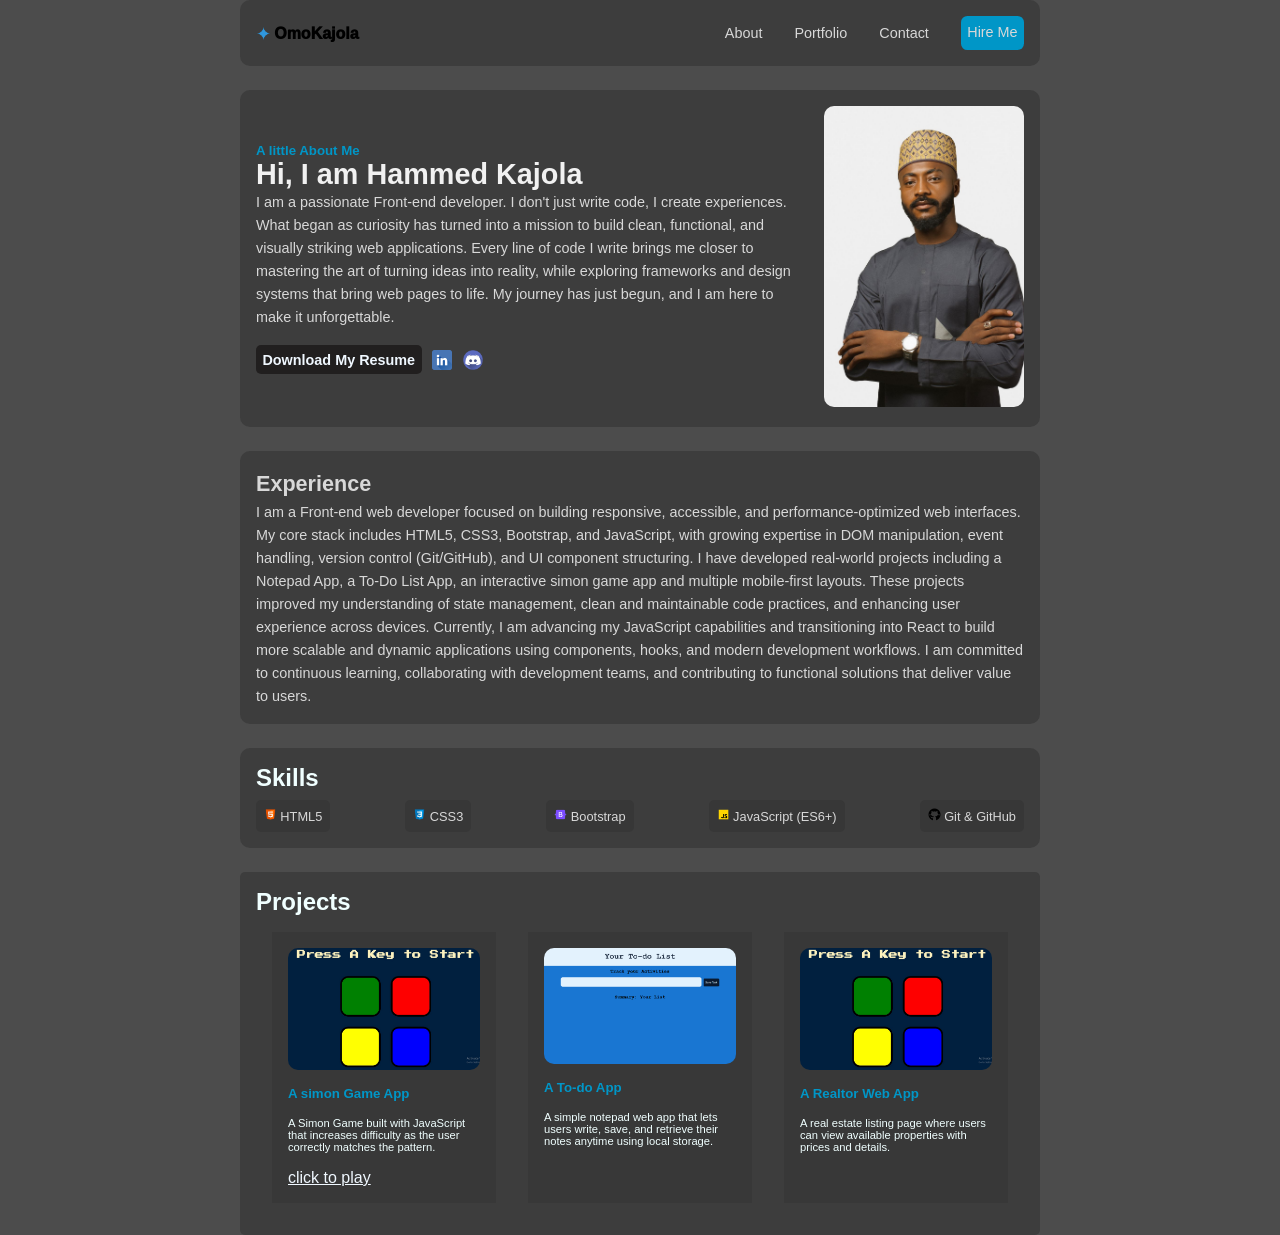
<file: index.html>
<!DOCTYPE html>
<html lang="en">
  <head>
    <meta charset="UTF-8" />
    <meta name="viewport" content="width=device-width, initial-scale=1.0" />
    <title>My Portfolio</title>
    <link href="./portfolio.css" rel="stylesheet" />
    <link
      rel="stylesheet"
      href="https://cdnjs.cloudflare.com/ajax/libs/font-awesome/6.5.0/css/all.min.css"
    />
  </head>
  <body>
    <div class="container">
      <div class="header">
        <nav class="navbar">
          <span class="image-logo">
            <img src="./icons8-gemini-ai-48.png" loading="lazy" />
            <h3 class="profile-text">OmoKajola</h3>
          </span>

          <ul class="nav-nav nav-links" id="nav-links">
            <li>About</li>
            <li>Portfolio</li>
            <li class="contact">Contact</li>
            <li class="hire">Hire Me</li>
          </ul>
          <button class="menu-toggles" id="menu-toggles">
            <i class="fa-solid fa-bars"></i>
          </button>
        </nav>
      </div>
      <div class="main-section">
        <section class="image-section">
          <img
            src="./WhatsApp Image 2025-10-18 at 11.58.14 PM.jpeg"
            id="portfolio-image"
          />
        </section>
        <section class="text-section">
          <div class="text-container">
            <h5>A little About Me</h5>
            <h1>Hi, I am Hammed Kajola</h1>
            <p>
              I am a passionate Front-end developer. I don't just write code, I
              create experiences. What began as curiosity has turned into a
              mission to build clean, functional, and visually striking web
              applications. Every line of code I write brings me closer to
              mastering the art of turning ideas into reality, while exploring
              frameworks and design systems that bring web pages to life. My
              journey has just begun, and I am here to make it unforgettable.
            </p>
          </div>
          <div class="button-section">
            <button>Download My Resume</button>

            <a href="https://www.linkedin.com/in/omokajola" target="_blank"
              ><img class="image-btn" src="./linkedin_3015805.png"
            /></a>

            <img class="image-btn" src="./discord_3670157.png" />
          </div>
        </section>
      </div>

      <div class="experience-section">
        <div class="experience-container">
          <h2>Experience</h2>
          <p>
            I am a Front-end web developer focused on building responsive,
            accessible, and performance-optimized web interfaces. My core stack
            includes HTML5, CSS3, Bootstrap, and JavaScript, with growing
            expertise in DOM manipulation, event handling, version control
            (Git/GitHub), and UI component structuring. I have developed
            real-world projects including a Notepad App, a To-Do List App, an
            interactive simon game app and multiple mobile-first layouts. These
            projects improved my understanding of state management, clean and
            maintainable code practices, and enhancing user experience across
            devices. Currently, I am advancing my JavaScript capabilities and
            transitioning into React to build more scalable and dynamic
            applications using components, hooks, and modern development
            workflows. I am committed to continuous learning, collaborating with
            development teams, and contributing to functional solutions that
            deliver value to users.
          </p>
        </div>
      </div>

      <div class="skills-section">
        <h2>Skills</h2>
        <ul>
          <li>
            <img
              src="./icons8-html5-48.png"
              class="skills-logo"
              alt="HTML5-logo"
            />

            HTML5
          </li>
          <li>
            <img
              src="./icons8-css3-48.png"
              class="skills-logo"
              alt="css-logo"
            />

            CSS3
          </li>
          <li>
            <img src="./icons8-bootstrap-48.png" class="skills-logo" />

            Bootstrap
          </li>
          <li>
            <img
              src="./icons8-javascript-48.png"
              class="skills-logo"
              alt="bootstrap-logo"
            />

            JavaScript (ES6+)
          </li>
          <li>
            <img
              src="./icons8-github-50.png"
              class="skills-logo"
              alt="github-log"
            />

            Git & GitHub
          </li>
        </ul>
      </div>
      <footer>
        <div class="project">
          <h2>Projects</h2>
          <section class="project-container">
            <div class="project-card">
              <img
                src="./Screenshot simon.jpg"
                alt="simon-game-screenshot"
                loading="lazy"
              />
              <h5>A simon Game App</h5>
              <p>
                A Simon Game built with JavaScript that increases difficulty as
                the user correctly matches the pattern.
              </p>
              <a
                href="https://omokajola.github.io/simon-game/"
                target="_blank"
                style="color: aliceblue"
                >click to play</a
              >
            </div>
            <div class="project-card">
              <img src="./image.png" alt="todo-app-image" loading="lazy" />
              <h5>A To-do App</h5>
              <p>
                A simple notepad web app that lets users write, save, and
                retrieve their notes anytime using local storage.
              </p>
            </div>
            <div class="project-card">
              <img
                src="./Screenshot simon.jpg"
                alt="A-real-estate-image"
                loading="lazy"
              />
              <h5>A Realtor Web App</h5>
              <p>
                A real estate listing page where users can view available
                properties with prices and details.
              </p>
            </div>
          </section>
        </div>
      </footer>
    </div>
    <script src="./portfolio.js"></script>
  </body>
</html>
</file>
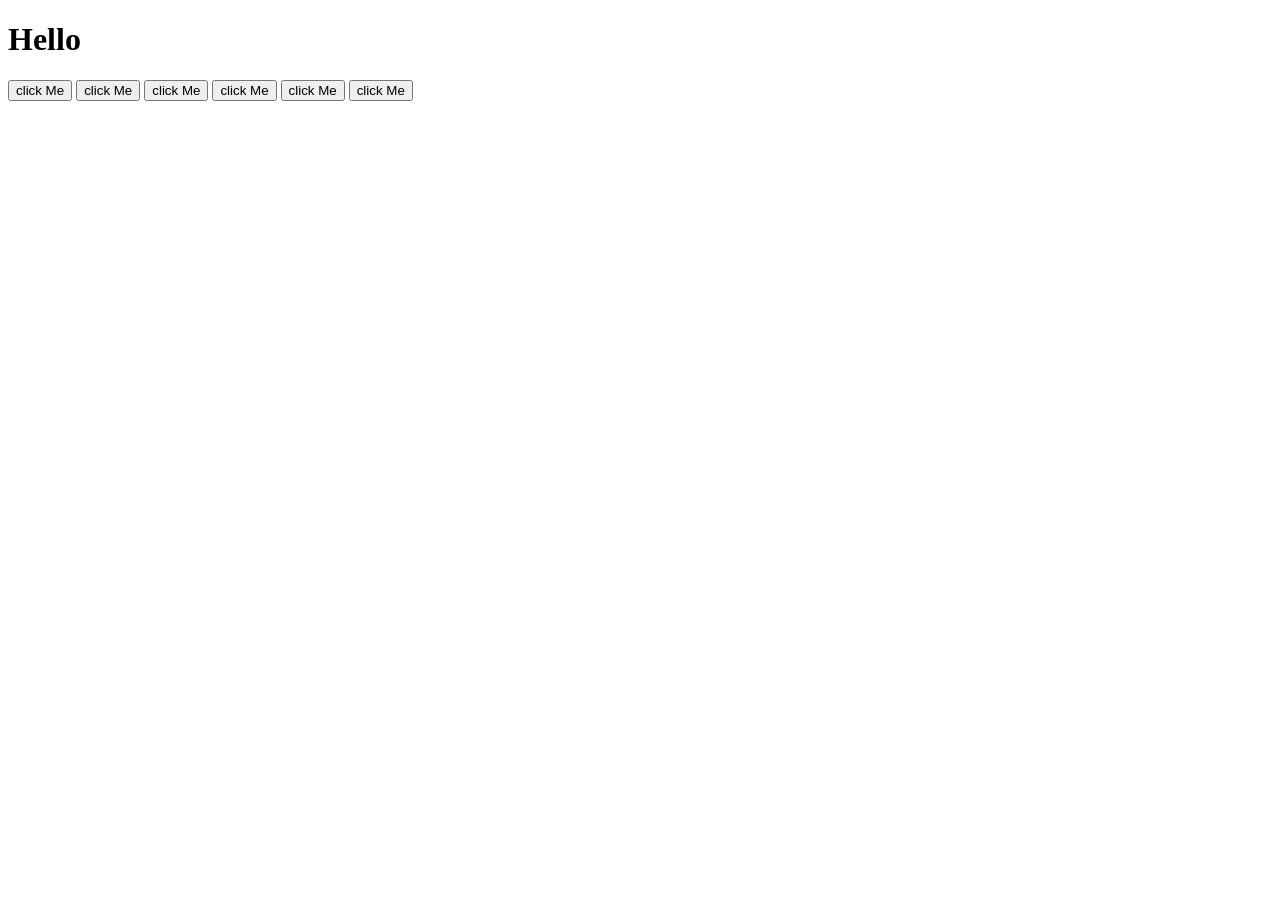
<file: JQUERY/index.html>
<!DOCTYPE html>
<html lang="en">
<head>
    <meta charset="UTF-8">
    <meta name="viewport" content="width=device-width, initial-scale=1.0">
    <title>Document</title>
    <link href="style.css" rel="stylesheet">
</head>
<body>
    <h1>Hello</h1>
    <button>click Me</button>
    <button>click Me</button>
    <button>click Me</button>
    <button>click Me</button>
    <button>click Me</button>
    <button>click Me</button>
    
    
    
        <script src="https://ajax.googleapis.com/ajax/libs/jquery/3.7.1/jquery.min.js"></script>
    <script src="index.js"></script>
</body>
</html>
</file>
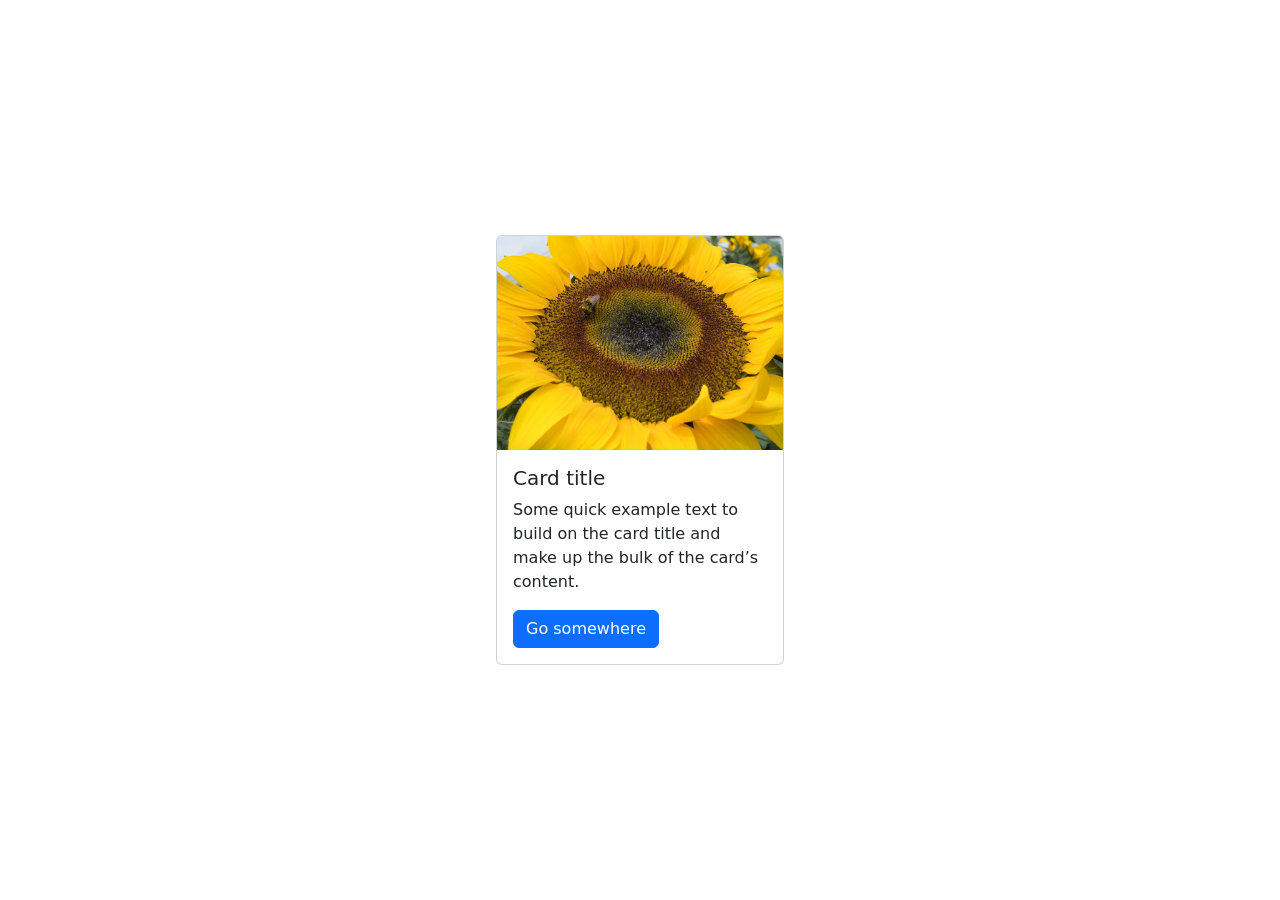
<file: bootstraps/11.0 Bootstrap Intro/index.html>
<!doctype html>
<html lang="en">

<head>
  <meta charset="utf-8">
  <meta name="viewport" content="width=device-width, initial-scale=1">
  <title>Bootstrap</title>
  <!-- TODO 1: Add the Bootstrap link here. -->
   <link href="https://cdn.jsdelivr.net/npm/bootstrap@5.3.7/dist/css/bootstrap.min.css" rel="stylesheet" integrity="sha384-LN+7fdVzj6u52u30Kp6M/trliBMCMKTyK833zpbD+pXdCLuTusPj697FH4R/5mcr" crossorigin="anonymous">
  <style>
    /* TODO 4: Use flexbox to center the card in the vertical and horizontal center. */
   .flex-container{
    display: flex;
    justify-content: center;
    align-items: center;
    height: 100vh;


   }

 
  </style>
</head>

<body>
  <div class="flex-container">
    <!-- TODO 2: Add the Bootstrap Prebuilt Card here -->
     <div class="card" style="width: 18rem;">
  <img src="./flower.jpg" class="card-img-top" alt="sunflower">
  <div class="card-body">
    <h5 class="card-title">Card title</h5>
    <p class="card-text">Some quick example text to build on the card title and make up the bulk of the card’s content.</p>
    <a href="#" class="btn btn-primary">Go somewhere</a>
  </div>
</div>
    <!-- TODO 3: Change the image src to display the flower.jpg image. -->
  </div>
</body>

</html>
</file>
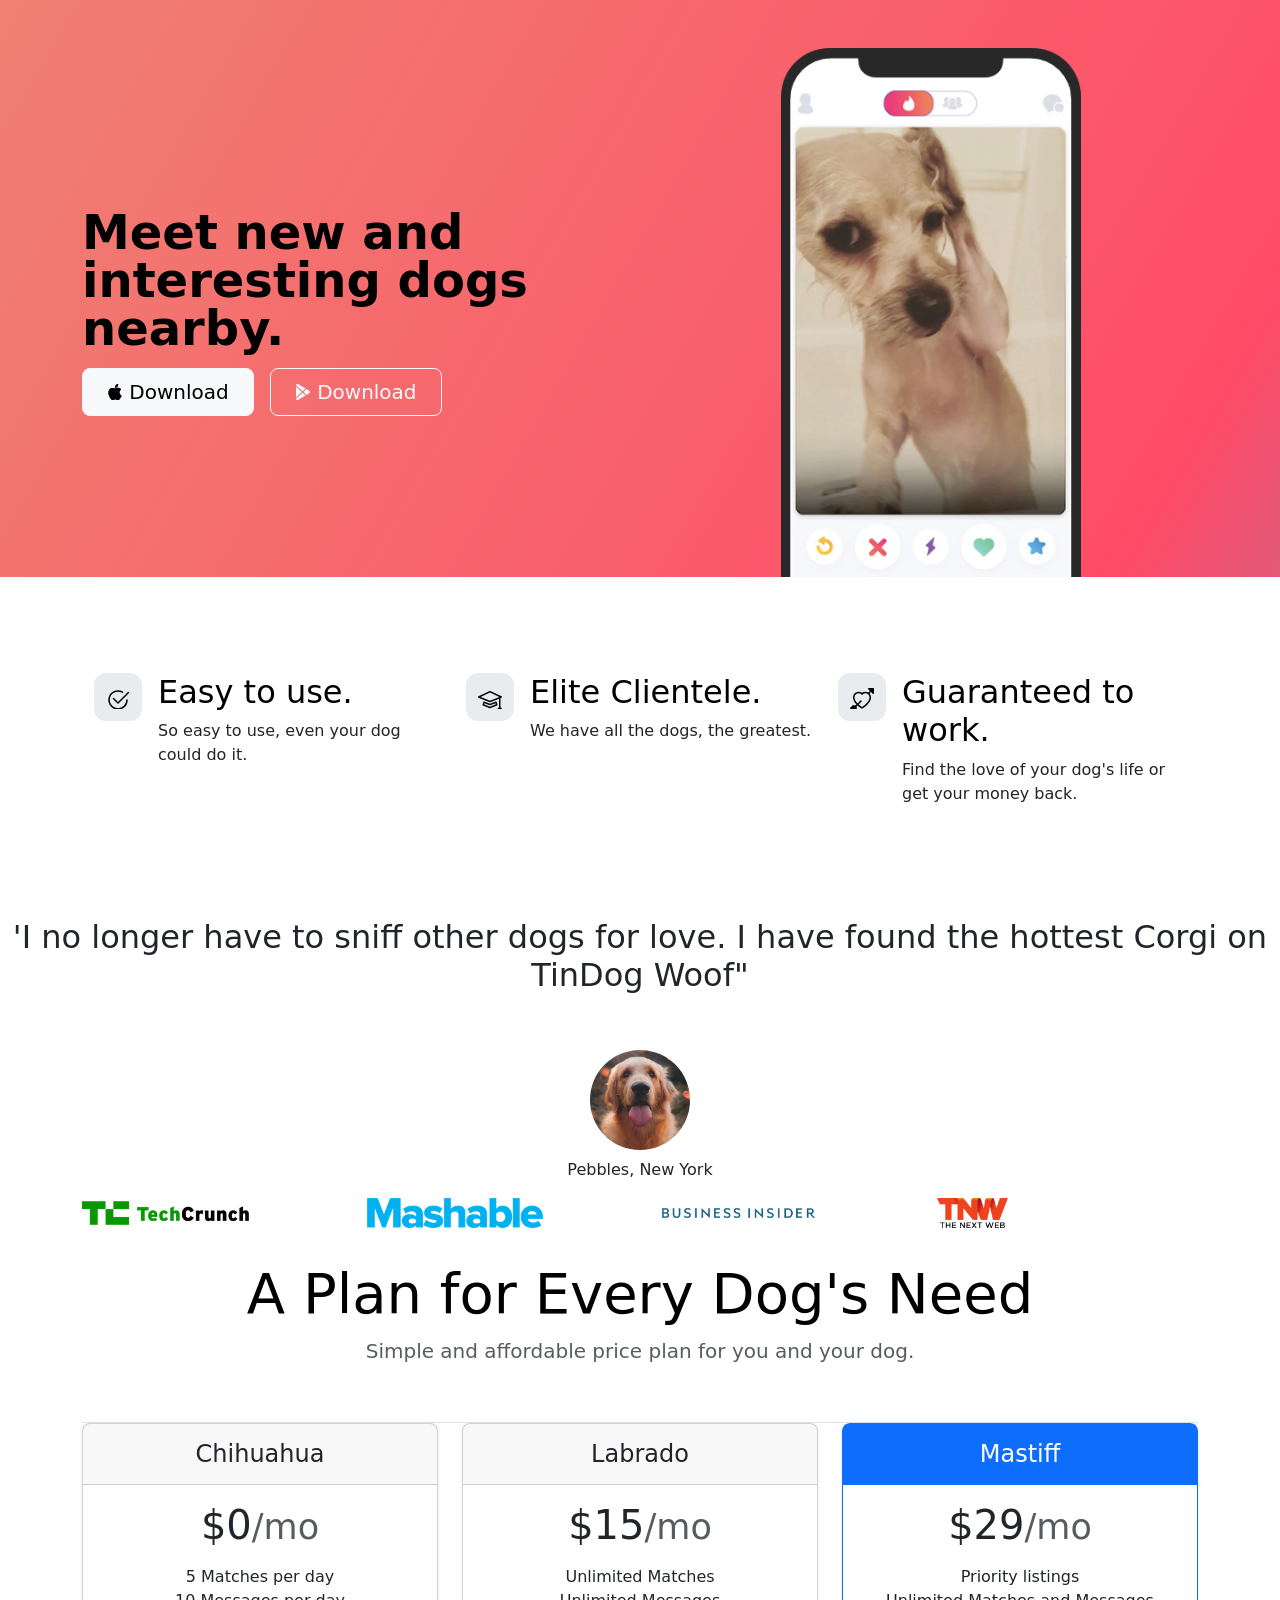
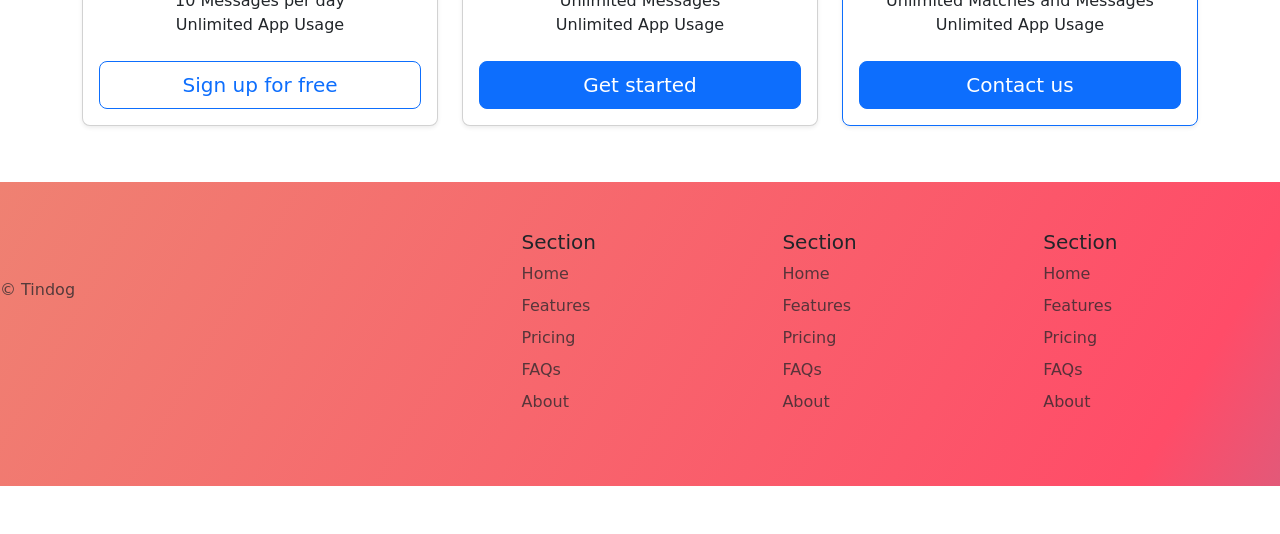
<file: bootstraps/11.3 TinDog Project/index.html>
<!DOCTYPE html>
<html lang="en">

<head>
  <meta charset="UTF-8">
  <meta name="viewport" content="width=device-width, initial-scale=1.0">
  <title>TinDog</title>
  <link href="https://cdn.jsdelivr.net/npm/bootstrap@5.3.7/dist/css/bootstrap.min.css" rel="stylesheet" integrity="sha384-LN+7fdVzj6u52u30Kp6M/trliBMCMKTyK833zpbD+pXdCLuTusPj697FH4R/5mcr" crossorigin="anonymous">
  <link rel="stylesheet" href="./css/style.css">
  
</head>

<body>

  <!-- Title -->
   <div class="gradient-background" >
    <section id="title"   >
      
      <div class="container">
  <!-- Content here -->


        <div class="row flex-lg-row-reverse align-items-center g-5 pt-5"> <div class="col-10 col-sm-8 col-lg-6"> <img src="./images/iphone.png" class="d-block mx-lg-auto img-fluid" alt="dog" width="300" height="200" loading="lazy"> </div> <div class="col-lg-6"> <h1 class="display-5 fw-bold text-body-emphasis lh-1 mb-3">Meet new and interesting dogs nearby.</h1> <p class="lead">
    </p> <div class="d-grid gap-2 d-md-flex justify-content-md-start"> <button type="button" class="btn btn-light btn-lg px-4 me-md-2"><svg xmlns="http://www.w3.org/2000/svg" width="16" height="16" fill="currentColor"
                    class="bi bi-apple mb-1" viewBox="0 0 16 16">
    <path
                      d="M11.182.008C11.148-.03 9.923.023 8.857 1.18c-1.066 1.156-.902 2.482-.878 2.516.024.034 1.52.087 2.475-1.258.955-1.345.762-2.391.728-2.43Zm3.314 11.733c-.048-.096-2.325-1.234-2.113-3.422.212-2.189 1.675-2.789 1.698-2.854.023-.065-.597-.79-1.254-1.157a3.692 3.692 0 0 0-1.563-.434c-.108-.003-.483-.095-1.254.116-.508.139-1.653.589-1.968.607-.316.018-1.256-.522-2.267-.665-.647-.125-1.333.131-1.824.328-.49.196-1.422.754-2.074 2.237-.652 1.482-.311 3.83-.067 4.56.244.729.625 1.924 1.273 2.796.576.984 1.34 1.667 1.659 1.899.319.232 1.219.386 1.843.067.502-.308 1.408-.485 1.766-.472.357.013 1.061.154 1.782.539.571.197 1.111.115 1.652-.105.541-.221 1.324-1.059 2.238-2.758.347-.79.505-1.217.473-1.282Z" />
    <path
                      d="M11.182.008C11.148-.03 9.923.023 8.857 1.18c-1.066 1.156-.902 2.482-.878 2.516.024.034 1.52.087 2.475-1.258.955-1.345.762-2.391.728-2.43Zm3.314 11.733c-.048-.096-2.325-1.234-2.113-3.422.212-2.189 1.675-2.789 1.698-2.854.023-.065-.597-.79-1.254-1.157a3.692 3.692 0 0 0-1.563-.434c-.108-.003-.483-.095-1.254.116-.508.139-1.653.589-1.968.607-.316.018-1.256-.522-2.267-.665-.647-.125-1.333.131-1.824.328-.49.196-1.422.754-2.074 2.237-.652 1.482-.311 3.83-.067 4.56.244.729.625 1.924 1.273 2.796.576.984 1.34 1.667 1.659 1.899.319.232 1.219.386 1.843.067.502-.308 1.408-.485 1.766-.472.357.013 1.061.154 1.782.539.571.197 1.111.115 1.652-.105.541-.221 1.324-1.059 2.238-2.758.347-.79.505-1.217.473-1.282Z" />
    </svg> Download</button> <button type="button" class="btn btn-outline-light btn-lg px-4"><svg xmlns="http://www.w3.org/2000/svg" width="16" height="16" fill="currentColor"
                class="bi bi-google-play mb-1" viewBox="0 0 16 16">
    <path
                  d="M14.222 9.374c1.037-.61 1.037-2.137 0-2.748L11.528 5.04 8.32 8l3.207 2.96 2.694-1.586Zm-3.595 2.116L7.583 8.68 1.03 14.73c.201 1.029 1.36 1.61 2.303 1.055l7.294-4.295ZM1 13.396V2.603L6.846 8 1 13.396ZM1.03 1.27l6.553 6.05 3.044-2.81L3.333.215C2.39-.341 1.231.24 1.03 1.27Z" />
   </svg>
    Download</button> </div> </div> </div>
  </div>
  </div>

  </section>
  <!-- Features -->
  <section id="features">
    <div class="container px-4 py-5"></h2> <div class="row g-4 py-5 row-col-1 row-col-lg-3"> <div class="col d-flex align-items-start"> <div class="icon-square text-body-emphasis bg-body-secondary d-inline-flex align-items-center justify-content-center fs-4 flex-shrink-0 me-3"> <svg class="bi" width="1em" height="1em" aria-hidden="true"><use xlink:href="#toggles2"></use><svg xmlns="http://www.w3.org/2000/svg" height="30" fill="currentColor" class="bi bi-check2-circle"
              viewBox="0 0 16 16">
<path
                d="M2.5 8a5.5 5.5 0 0 1 8.25-4.764.5.5 0 0 0 .5-.866A6.5 6.5 0 1 0 14.5 8a.5.5 0 0 0-1 0 5.5 5.5 0 1 1-11 0z" />
<path
                d="M15.354 3.354a.5.5 0 0 0-.708-.708L8 9.293 5.354 6.646a.5.5 0 1 0-.708.708l3 3a.5.5 0 0 0 .708 0l7-7z" />
</svg>
</svg> </div> <div> <h3 class="fs-2 text-body-emphasis">Easy to use.</h3> <p>So easy to use, even your dog could do it.</p>
</a> </div> </div> <div class="col d-flex align-items-start"> <div class="icon-square text-body-emphasis bg-body-secondary d-inline-flex align-items-center justify-content-center fs-4 flex-shrink-0 me-3"> <svg class="bi" width="1em" height="1em" aria-hidden="true"><use xlink:href="#cpu-fill"></use><svg xmlns="http://www.w3.org/2000/svg" height="30" fill="currentColor" class="bi bi-mortarboard" viewBox="0 0 16 16">
<path d="M8.211 2.047a.5.5 0 0 0-.422 0l-7.5 3.5a.5.5 0 0 0 .025.917l7.5 3a.5.5 0 0 0 .372 0L14 7.14V13a1 1 0 0 0-1 1v2h3v-2a1 1 0 0 0-1-1V6.739l.686-.275a.5.5 0 0 0 .025-.917l-7.5-3.5ZM8 8.46 1.758 5.965 8 3.052l6.242 2.913L8 8.46Z"/>
<path d="M4.176 9.032a.5.5 0 0 0-.656.327l-.5 1.7a.5.5 0 0 0 .294.605l4.5 1.8a.5.5 0 0 0 .372 0l4.5-1.8a.5.5 0 0 0 .294-.605l-.5-1.7a.5.5 0 0 0-.656-.327L8 10.466 4.176 9.032Zm-.068 1.873.22-.748 3.496 1.311a.5.5 0 0 0 .352 0l3.496-1.311.22.748L8 12.46l-3.892-1.556Z"/>
</svg></svg> </div> <div> <h3 class="fs-2 text-body-emphasis">Elite Clientele.</h3> <p>We have all the dogs, the greatest.</p>
</a> </div> </div> <div class="col d-flex align-items-start"> <div class="icon-square text-body-emphasis bg-body-secondary d-inline-flex align-items-center justify-content-center fs-4 flex-shrink-0 me-3"> <svg class="bi" width="1em" height="1em" aria-hidden="true"><use xlink:href="#tools"></use><svg xmlns="http://www.w3.org/2000/svg" height="30" fill="currentColor" class="bi bi-arrow-through-heart"
              viewBox="0 0 16 16">
<path fill-rule="evenodd"
                d="M2.854 15.854A.5.5 0 0 1 2 15.5V14H.5a.5.5 0 0 1-.354-.854l1.5-1.5A.5.5 0 0 1 2 11.5h1.793l.53-.53c-.771-.802-1.328-1.58-1.704-2.32-.798-1.575-.775-2.996-.213-4.092C3.426 2.565 6.18 1.809 8 3.233c1.25-.98 2.944-.928 4.212-.152L13.292 2 12.147.854A.5.5 0 0 1 12.5 0h3a.5.5 0 0 1 .5.5v3a.5.5 0 0 1-.854.354L14 2.707l-1.006 1.006c.236.248.44.531.6.845.562 1.096.585 2.517-.213 4.092-.793 1.563-2.395 3.288-5.105 5.08L8 13.912l-.276-.182a21.86 21.86 0 0 1-2.685-2.062l-.539.54V14a.5.5 0 0 1-.146.354l-1.5 1.5Zm2.893-4.894A20.419 20.419 0 0 0 8 12.71c2.456-1.666 3.827-3.207 4.489-4.512.679-1.34.607-2.42.215-3.185-.817-1.595-3.087-2.054-4.346-.761L8 4.62l-.358-.368c-1.259-1.293-3.53-.834-4.346.761-.392.766-.464 1.845.215 3.185.323.636.815 1.33 1.519 2.065l1.866-1.867a.5.5 0 1 1 .708.708L5.747 10.96Z" />
</svg></svg> </div> <div> <h3 class="fs-2 text-body-emphasis">Guaranteed to work.</h3> <p>Find the love of your dog's life or get your money back.</p>
</a> </div> </div> </div> </div>

  </section>

  
  <!-- Testimonial -->
  <section id="testimonial" class="">
    <div class="sect">
    <h2>'I no longer have to sniff other dogs for love. I have found  the hottest Corgi on TinDog Woof"</h2>
    <img src="./images/dog-img.jpg" class="profile-img mt-5 mb-2" height="100px" alt="dog-image">
    <p>Pebbles, New York</p>
    </div>
    <div class="container">
    <div class="row" >
      <div class="col-12 col-lg-3"><img src="./images/techcrunch.png" height="30px" alt="techcruch"></div>
      <div class="col-12 col-lg-3"><img src="./images/mashable.png" height="30px" alt="mashable"></div>
      <div class="col-12 col-lg-3"><img src="./images/bizinsider.png" height="30px" alt="bizinsider"></div>
      <div class="col-12 col-lg-3"><img src="./images/tnw.png" height="30px" alt="tnw"></div>
      


    </div>
    </div>


  </section>

  <!-- Pricing -->
  <section id="pricing">
    <div class="container py-3"> <header> <div class="d-flex flex-column flex-md-row align-items-center pb-3 mb-0 border-bottom">
        <div class="pricing-header p-3 pb-md-4 mx-auto text-center"> <h1 class="display-4 fw-normal text-body-emphasis">A Plan for Every Dog's Need</h1>
           <p class="fs-5 text-body-secondary">Simple and affordable price plan for you and your dog.</p> </div> </header> <main>
             <div class="row row-cols-1 row-cols-md-3 mb-3 text-center"> <div class="col"> <div class="card mb-4 rounded-3 shadow-sm"> <div class="card-header py-3"> <h4 class="my-0 fw-normal">Chihuahua</h4> </div> <div class="card-body"> <h1 class="card-title pricing-card-title">$0<small class="text-body-secondary fw-light">/mo</small></h1> <ul class="list-unstyled mt-3 mb-4"> <li> 5 Matches per day</li> <li> 10 Messages per day</li> <li>Unlimited App Usage</li> </ul> <button type="button" class="w-100 btn btn-lg btn-outline-primary">Sign up for free</button> </div> </div> </div> <div class="col"> <div class="card mb-4 rounded-3 shadow-sm"> <div class="card-header py-3"> <h4 class="my-0 fw-normal">Labrado</h4> </div> <div class="card-body"> <h1 class="card-title pricing-card-title">$15<small class="text-body-secondary fw-light">/mo</small></h1> <ul class="list-unstyled mt-3 mb-4"> <li>Unlimited Matches</li> Unlimited Messages</li> <li>Unlimited App Usage</li> <li></li> </ul> <button type="button" class="w-100 btn btn-lg btn-primary">Get started</button> 
      </div> </div> </div> <div class="col"> <div class="card mb-4 rounded-3 shadow-sm border-primary"> <div class="card-header py-3 text-bg-primary border-primary"> <h4 class="my-0 fw-normal">Mastiff</h4> </div> <div class="card-body"> <h1 class="card-title pricing-card-title">$29<small class="text-body-secondary fw-light">/mo</small></h1> <ul class="list-unstyled mt-3 mb-4"> <li>Priority listings</li> <li>Unlimited Matches and Messages</li> <li>Unlimited App Usage</li> </ul> <button type="button" class="w-100 btn btn-lg btn-primary">Contact us</button> </div> </div> </div> </div> 


  </section>
  <!-- Footer -->
  <section id="footer" class="gradient-background">
    <footer class="row row-cols-1 row-cols-sm-2 row-cols-md-5 py-5">
       <div class="col mb-3"> <a href="/" class="d-flex align-items-center mb-3 link-body-emphasis 
        text-decoration-none" aria-label="Bootstrap"> <svg class="bi me-2" width="40" height="32" 
        aria-hidden="true"><use xlink:href="#bootstrap"></use></svg> </a> <p class="text-body-secondary">© Tindog</p>
       </div> <div class="col mb-3"></div> <div class="col mb-3"> <h5>Section</h5> <ul class="nav flex-column"> 
        <li class="nav-item mb-2"><a href="#" class="nav-link p-0 text-body-secondary">Home</a></li>
         <li class="nav-item mb-2"><a href="#" class="nav-link p-0 text-body-secondary">Features</a></li> 
         <li class="nav-item mb-2"><a href="#" class="nav-link p-0 text-body-secondary">Pricing</a></li> 
         <li class="nav-item mb-2"><a href="#" class="nav-link p-0 text-body-secondary">FAQs</a></li> 
         <li class="nav-item mb-2"><a href="#" class="nav-link p-0 text-body-secondary">About</a></li>
         </ul> </div> <div class="col mb-3"> <h5>Section</h5> <ul class="nav flex-column"> 
          <li class="nav-item mb-2"><a href="#" class="nav-link p-0 text-body-secondary">Home</a></li> 
          <li class="nav-item mb-2"><a href="#" class="nav-link p-0 text-body-secondary">Features</a>
          </li> <li class="nav-item mb-2"><a href="#" class="nav-link p-0 text-body-secondary">Pricing</a>
          </li> <li class="nav-item mb-2"><a href="#" class="nav-link p-0 text-body-secondary">FAQs</a>
          </li> <li class="nav-item mb-2"><a href="#" class="nav-link p-0 text-body-secondary">About</a>
          </li> </ul> </div> <div class="col mb-3"> <h5>Section</h5> <ul class="nav flex-column">
            <li class="nav-item mb-2"><a href="#" class="nav-link p-0 text-body-secondary">Home</a>
            </li> <li class="nav-item mb-2"><a href="#" class="nav-link p-0 text-body-secondary">Features</a>
            </li> <li class="nav-item mb-2"><a href="#" class="nav-link p-0 text-body-secondary">Pricing</a>
            </li> <li class="nav-item mb-2"><a href="#" class="nav-link p-0 text-body-secondary">FAQs</a>
            </li> <li class="nav-item mb-2">
      <a href="#" class="nav-link p-0 text-body-secondary">About</a></li> </ul> </div> </footer>

  </section>
</body>

</html>
</file>
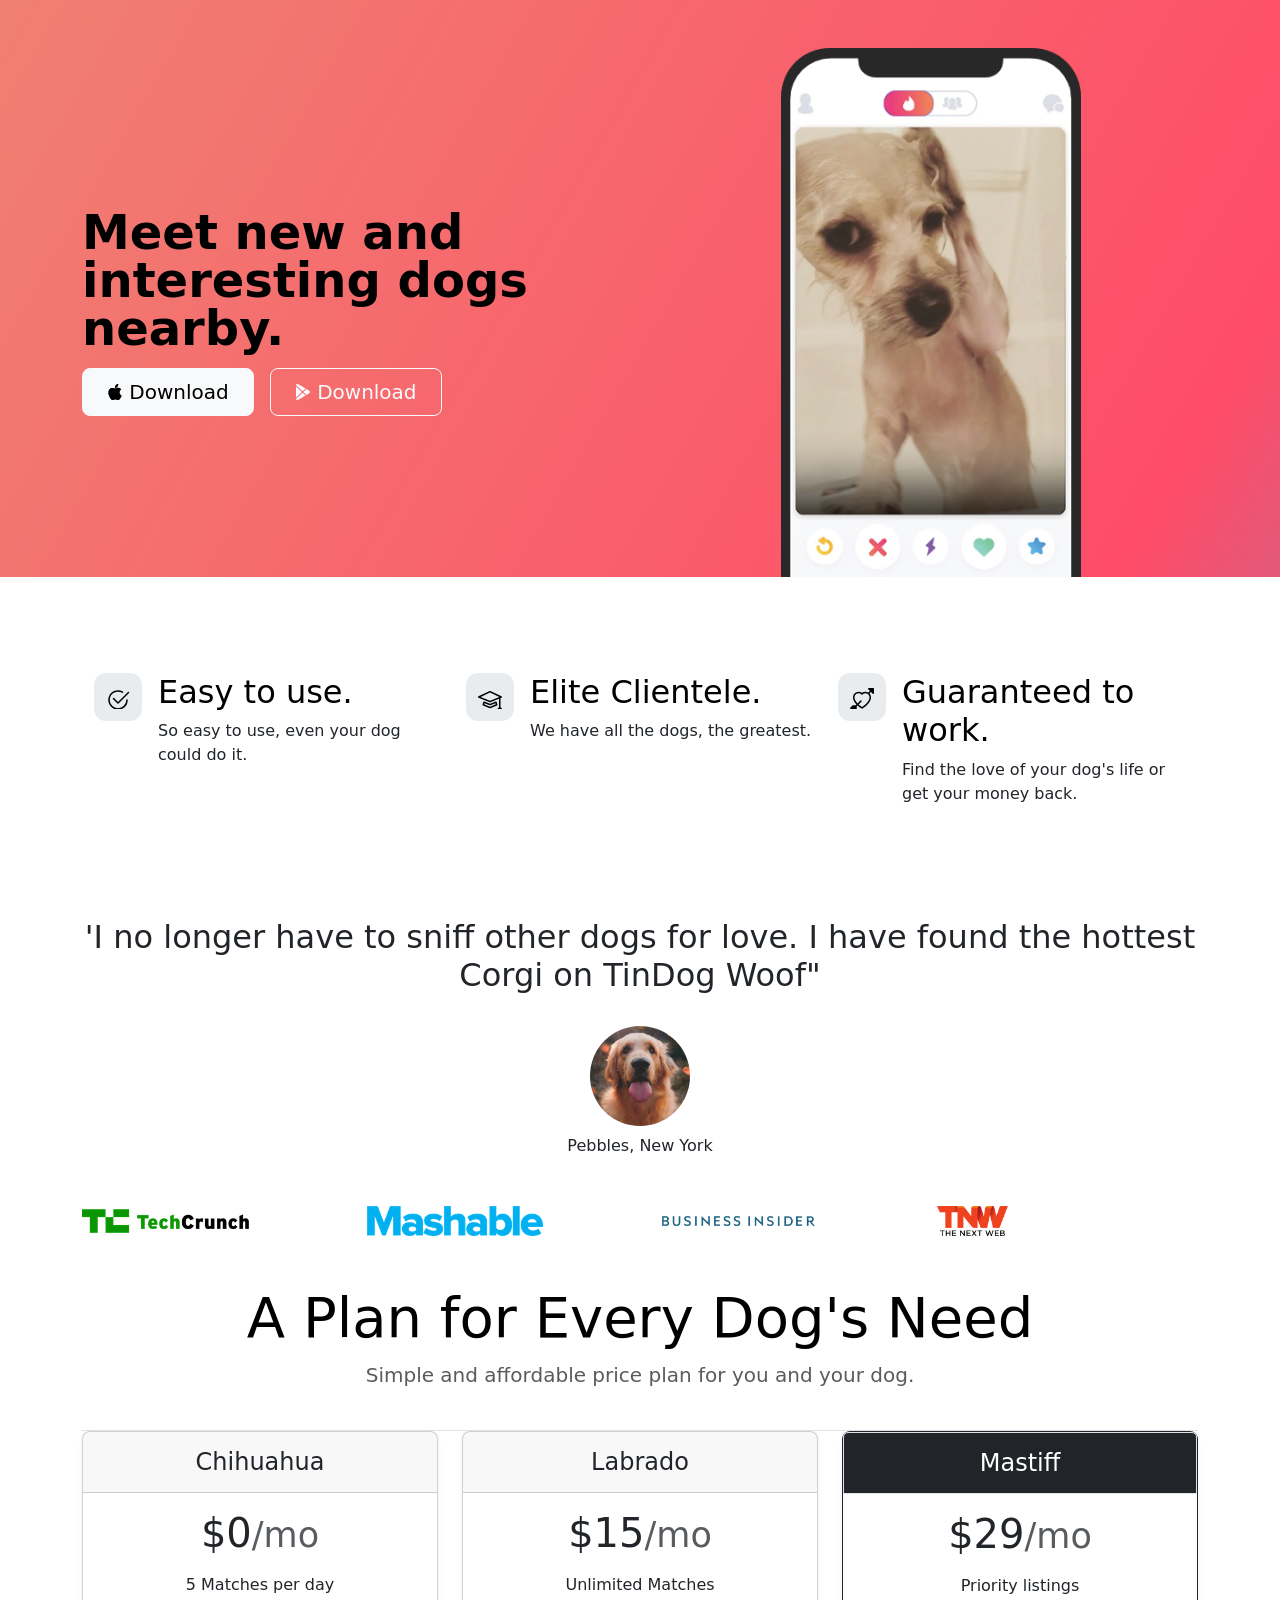
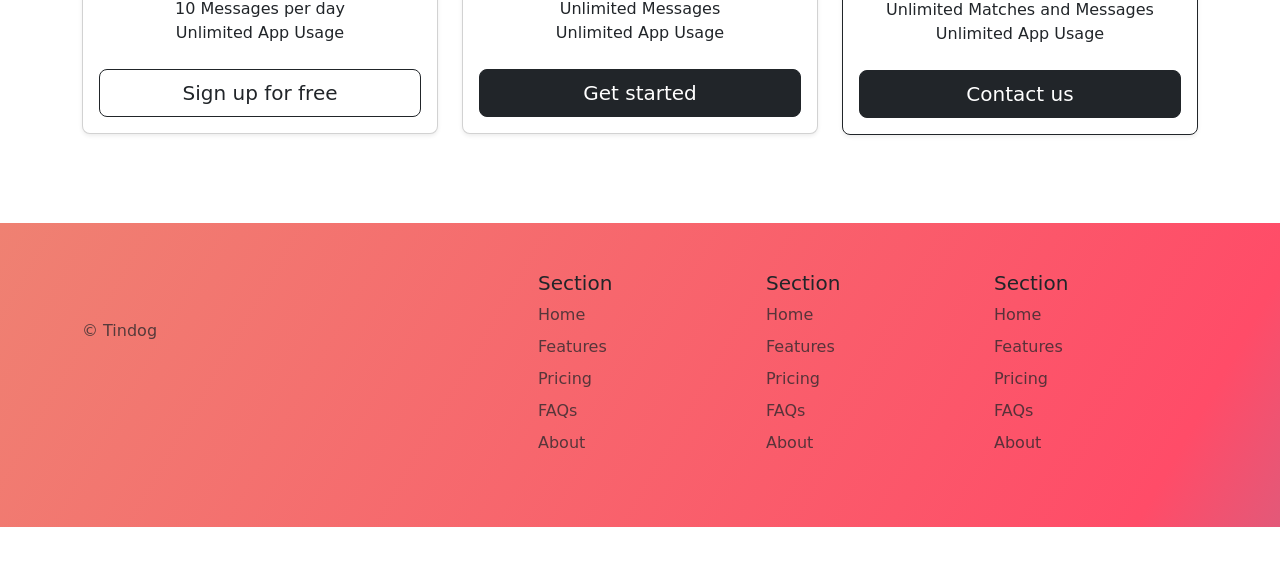
<file: bootstraps/LAYOUT-TINDOG/index.html>
<!DOCTYPE html>
<html lang="en">

<head>
  <meta charset="UTF-8">
  <meta name="viewport" content="width=device-width, initial-scale=1.0">
  <title>TinDog</title>
  <link href="https://cdn.jsdelivr.net/npm/bootstrap@5.3.7/dist/css/bootstrap.min.css" rel="stylesheet" integrity="sha384-LN+7fdVzj6u52u30Kp6M/trliBMCMKTyK833zpbD+pXdCLuTusPj697FH4R/5mcr" crossorigin="anonymous">
  <link rel="stylesheet" href="/bootstraps/LAYOUT-TINDOG/style.css">
  
</head>

<body>

  <!-- Title -->
   <div class="gradient-background" >
    <section id="title"   >
      
      <div class="container">
  <!-- Content here -->


        <div class="row flex-lg-row-reverse align-items-center g-5 pt-5"> <div class="col-10 col-sm-8 col-lg-6"> <img src="./images/iphone.png" class="d-block mx-lg-auto img-fluid" alt="dog" width="300" height="500" loading="lazy"> </div> <div class="col-lg-6"> <h1 class="display-5 fw-bold text-body-emphasis lh-1 mb-3">Meet new and interesting dogs nearby.</h1> <p class="lead">
    </p> <div class="d-grid gap-2 d-md-flex justify-content-md-start"> <button type="button" class="btn btn-light btn-lg px-4 me-md-2"><svg xmlns="http://www.w3.org/2000/svg" width="16" height="16" fill="currentColor"
                    class="bi bi-apple mb-1" viewBox="0 0 16 16">
    <path
                      d="M11.182.008C11.148-.03 9.923.023 8.857 1.18c-1.066 1.156-.902 2.482-.878 2.516.024.034 1.52.087 2.475-1.258.955-1.345.762-2.391.728-2.43Zm3.314 11.733c-.048-.096-2.325-1.234-2.113-3.422.212-2.189 1.675-2.789 1.698-2.854.023-.065-.597-.79-1.254-1.157a3.692 3.692 0 0 0-1.563-.434c-.108-.003-.483-.095-1.254.116-.508.139-1.653.589-1.968.607-.316.018-1.256-.522-2.267-.665-.647-.125-1.333.131-1.824.328-.49.196-1.422.754-2.074 2.237-.652 1.482-.311 3.83-.067 4.56.244.729.625 1.924 1.273 2.796.576.984 1.34 1.667 1.659 1.899.319.232 1.219.386 1.843.067.502-.308 1.408-.485 1.766-.472.357.013 1.061.154 1.782.539.571.197 1.111.115 1.652-.105.541-.221 1.324-1.059 2.238-2.758.347-.79.505-1.217.473-1.282Z" />
    <path
                      d="M11.182.008C11.148-.03 9.923.023 8.857 1.18c-1.066 1.156-.902 2.482-.878 2.516.024.034 1.52.087 2.475-1.258.955-1.345.762-2.391.728-2.43Zm3.314 11.733c-.048-.096-2.325-1.234-2.113-3.422.212-2.189 1.675-2.789 1.698-2.854.023-.065-.597-.79-1.254-1.157a3.692 3.692 0 0 0-1.563-.434c-.108-.003-.483-.095-1.254.116-.508.139-1.653.589-1.968.607-.316.018-1.256-.522-2.267-.665-.647-.125-1.333.131-1.824.328-.49.196-1.422.754-2.074 2.237-.652 1.482-.311 3.83-.067 4.56.244.729.625 1.924 1.273 2.796.576.984 1.34 1.667 1.659 1.899.319.232 1.219.386 1.843.067.502-.308 1.408-.485 1.766-.472.357.013 1.061.154 1.782.539.571.197 1.111.115 1.652-.105.541-.221 1.324-1.059 2.238-2.758.347-.79.505-1.217.473-1.282Z" />
    </svg> Download</button> <button type="button" class="btn btn-outline-light btn-lg px-4"><svg xmlns="http://www.w3.org/2000/svg" width="16" height="16" fill="currentColor"
                class="bi bi-google-play mb-1" viewBox="0 0 16 16">
    <path
                  d="M14.222 9.374c1.037-.61 1.037-2.137 0-2.748L11.528 5.04 8.32 8l3.207 2.96 2.694-1.586Zm-3.595 2.116L7.583 8.68 1.03 14.73c.201 1.029 1.36 1.61 2.303 1.055l7.294-4.295ZM1 13.396V2.603L6.846 8 1 13.396ZM1.03 1.27l6.553 6.05 3.044-2.81L3.333.215C2.39-.341 1.231.24 1.03 1.27Z" />
   </svg>
    Download</button> </div> </div> </div>
  </div>
  </div>

  </section>
  <!-- Features -->

  <section id="features">
    <div class="container px-4 py-5"></h2>
       <div class="row g-4 py-5 row-col-1 row-col-lg-3"> 
      <div class="col d-flex align-items-start"> <div class="icon-square text-body-emphasis bg-body-secondary d-inline-flex align-items-center justify-content-center fs-4 flex-shrink-0 me-3"> <svg class="bi" width="1em" height="1em" aria-hidden="true"><use xlink:href="#toggles2"></use><svg xmlns="http://www.w3.org/2000/svg" height="30" fill="currentColor" class="bi bi-check2-circle"
              viewBox="0 0 16 16">
<path
                d="M2.5 8a5.5 5.5 0 0 1 8.25-4.764.5.5 0 0 0 .5-.866A6.5 6.5 0 1 0 14.5 8a.5.5 0 0 0-1 0 5.5 5.5 0 1 1-11 0z" />
<path
                d="M15.354 3.354a.5.5 0 0 0-.708-.708L8 9.293 5.354 6.646a.5.5 0 1 0-.708.708l3 3a.5.5 0 0 0 .708 0l7-7z" />
</svg>
</svg> </div> <div> <h3 class="fs-2 text-body-emphasis">Easy to use.</h3> <p>So easy to use, even your dog could do it.</p>
</a> </div> </div> <div class="col d-flex align-items-start"> <div class="icon-square text-body-emphasis bg-body-secondary d-inline-flex align-items-center justify-content-center fs-4 flex-shrink-0 me-3"> <svg class="bi" width="1em" height="1em" aria-hidden="true"><use xlink:href="#cpu-fill"></use><svg xmlns="http://www.w3.org/2000/svg" height="30" fill="currentColor" class="bi bi-mortarboard" viewBox="0 0 16 16">
<path d="M8.211 2.047a.5.5 0 0 0-.422 0l-7.5 3.5a.5.5 0 0 0 .025.917l7.5 3a.5.5 0 0 0 .372 0L14 7.14V13a1 1 0 0 0-1 1v2h3v-2a1 1 0 0 0-1-1V6.739l.686-.275a.5.5 0 0 0 .025-.917l-7.5-3.5ZM8 8.46 1.758 5.965 8 3.052l6.242 2.913L8 8.46Z"/>
<path d="M4.176 9.032a.5.5 0 0 0-.656.327l-.5 1.7a.5.5 0 0 0 .294.605l4.5 1.8a.5.5 0 0 0 .372 0l4.5-1.8a.5.5 0 0 0 .294-.605l-.5-1.7a.5.5 0 0 0-.656-.327L8 10.466 4.176 9.032Zm-.068 1.873.22-.748 3.496 1.311a.5.5 0 0 0 .352 0l3.496-1.311.22.748L8 12.46l-3.892-1.556Z"/>
</svg></svg> </div> <div> <h3 class="fs-2 text-body-emphasis">Elite Clientele.</h3> <p>We have all the dogs, the greatest.</p>
</a> </div> </div> <div class="col d-flex align-items-start"> <div class="icon-square text-body-emphasis bg-body-secondary d-inline-flex align-items-center justify-content-center fs-4 flex-shrink-0 me-3"> <svg class="bi" width="1em" height="1em" aria-hidden="true"><use xlink:href="#tools"></use><svg xmlns="http://www.w3.org/2000/svg" height="30" fill="currentColor" class="bi bi-arrow-through-heart"
              viewBox="0 0 16 16">
<path fill-rule="evenodd"
                d="M2.854 15.854A.5.5 0 0 1 2 15.5V14H.5a.5.5 0 0 1-.354-.854l1.5-1.5A.5.5 0 0 1 2 11.5h1.793l.53-.53c-.771-.802-1.328-1.58-1.704-2.32-.798-1.575-.775-2.996-.213-4.092C3.426 2.565 6.18 1.809 8 3.233c1.25-.98 2.944-.928 4.212-.152L13.292 2 12.147.854A.5.5 0 0 1 12.5 0h3a.5.5 0 0 1 .5.5v3a.5.5 0 0 1-.854.354L14 2.707l-1.006 1.006c.236.248.44.531.6.845.562 1.096.585 2.517-.213 4.092-.793 1.563-2.395 3.288-5.105 5.08L8 13.912l-.276-.182a21.86 21.86 0 0 1-2.685-2.062l-.539.54V14a.5.5 0 0 1-.146.354l-1.5 1.5Zm2.893-4.894A20.419 20.419 0 0 0 8 12.71c2.456-1.666 3.827-3.207 4.489-4.512.679-1.34.607-2.42.215-3.185-.817-1.595-3.087-2.054-4.346-.761L8 4.62l-.358-.368c-1.259-1.293-3.53-.834-4.346.761-.392.766-.464 1.845.215 3.185.323.636.815 1.33 1.519 2.065l1.866-1.867a.5.5 0 1 1 .708.708L5.747 10.96Z" />
</svg></svg> </div> <div> <h3 class="fs-2 text-body-emphasis">Guaranteed to work.</h3> <p>Find the love of your dog's life or get your money back.</p>
</a> </div> </div> </div> </div>

  </section>
  </div>

  
  <!-- Testimonial -->
  <section id="testimonial" class="">
    <div class="sect container">
    <h2>'I no longer have to sniff other dogs for love. I have found  the hottest Corgi on TinDog Woof"</h2>
    <img src="./images/dog-img.jpg" class="profile-img mt-4 mb-2" height="100px" alt="dog-image">
    <p>Pebbles, New York</p>
    </div>
    <div class="container">
    <div class="row mt-5" >
      <div class="col-12 col-lg-3"><img src="./images/techcrunch.png" height="30px" alt="techcruch"></div>
      <div class="col-12 col-lg-3"><img src="./images/mashable.png" height="30px" alt="mashable"></div>
      <div class="col-12 col-lg-3"><img src="./images/bizinsider.png" height="30px" alt="bizinsider"></div>
      <div class="col-12 col-lg-3"><img src="./images/tnw.png" height="30px" alt="tnw"></div>
      


    </div>
    </div>


  </section>

  <!-- Pricing -->
  <section id="pricing">
    <div class="container pt-3 pb-5"> <header> <div class="d-flex flex-column flex-md-row align-items-center pb-3 mb-0 border-bottom">
        <div class="pricing-header p-3 pb-md-4 mx-auto text-center"> <h2 class="display-4 fw-normal text-body-emphasis mt-3">A Plan for Every Dog's Need</h2>
           <p class="fs-5 text-body-secondary mb-0">Simple and affordable price plan for you and your dog.</p> </div> </header> <main>
             <div class="row row-cols-1 row-cols-md-3 mb-3 text-center"> <div class="col"> <div class="card mb-4 rounded-3 shadow-sm"> <div class="card-header py-3"> <h4 class="my-0 fw-normal">Chihuahua</h4> </div> <div class="card-body"> <h1 class="card-title pricing-card-title">$0<small class="text-body-secondary fw-light">/mo</small></h1> <ul class="list-unstyled mt-3 mb-4"> <li> 5 Matches per day</li> <li> 10 Messages per day</li> <li>Unlimited App Usage</li> </ul> <button type="button" class="w-100 btn btn-lg btn-outline-dark">Sign up for free</button> </div> </div> </div> <div class="col"> <div class="card mb-4 rounded-3 shadow-sm"> <div class="card-header py-3"> <h4 class="my-0 fw-normal">Labrado</h4> </div> <div class="card-body"> <h1 class="card-title pricing-card-title">$15<small class="text-body-secondary fw-light">/mo</small></h1> <ul class="list-unstyled mt-3 mb-4"> <li>Unlimited Matches</li> Unlimited Messages</li> <li>Unlimited App Usage</li> <li></li> </ul> <button type="button" class="w-100 btn btn-lg btn-dark">Get started</button> 
      </div> </div> </div> <div class="col"> <div class="card mb-4 rounded-3 shadow-sm border-dark"> <div class="card-header py-3 text-bg-dark border"> <h4 class="my-0 fw-normal">Mastiff</h4> </div> <div class="card-body"> <h1 class="card-title pricing-card-title">$29<small class="text-body-secondary fw-light">/mo</small></h1> <ul class="list-unstyled mt-3 mb-4"> <li>Priority listings</li> <li>Unlimited Matches and Messages</li> <li>Unlimited App Usage</li> </ul> <button type="button" class="w-100 btn btn-lg btn-dark">Contact us</button> </div> </div> </div> </div> 


  </section>
  <!-- Footer -->
  <section id="footer" class="gradient-background">
    <div class="container">
    <footer class="row row-cols-1 row-cols-sm-2 row-cols-md-5 py-5" >
       <div class="col mb-3"> <a href="/" class="d-flex align-items-center mb-3 link-body-emphasis 
        text-decoration-none" aria-label="Bootstrap"> <svg class="bi me-2" width="40" height="32" 
        aria-hidden="true"><use xlink:href="#bootstrap"></use></svg> </a> <p class="text-body-secondary">© Tindog</p>
       </div> <div class="col mb-3"></div> <div class="col mb-3"> <h5>Section</h5> <ul class="nav flex-column"> 
        <li class="nav-item mb-2"><a href="#" class="nav-link p-0 text-body-secondary">Home</a></li>
         <li class="nav-item mb-2"><a href="#" class="nav-link p-0 text-body-secondary">Features</a></li> 
         <li class="nav-item mb-2"><a href="#" class="nav-link p-0 text-body-secondary">Pricing</a></li> 
         <li class="nav-item mb-2"><a href="#" class="nav-link p-0 text-body-secondary">FAQs</a></li> 
         <li class="nav-item mb-2"><a href="#" class="nav-link p-0 text-body-secondary">About</a></li>
         </ul> </div> <div class="col mb-3"> <h5>Section</h5> <ul class="nav flex-column"> 
          <li class="nav-item mb-2"><a href="#" class="nav-link p-0 text-body-secondary">Home</a></li> 
          <li class="nav-item mb-2"><a href="#" class="nav-link p-0 text-body-secondary">Features</a>
          </li> <li class="nav-item mb-2"><a href="#" class="nav-link p-0 text-body-secondary">Pricing</a>
          </li> <li class="nav-item mb-2"><a href="#" class="nav-link p-0 text-body-secondary">FAQs</a>
          </li> <li class="nav-item mb-2"><a href="#" class="nav-link p-0 text-body-secondary">About</a>
          </li> </ul> </div> <div class="col mb-3"> <h5>Section</h5> <ul class="nav flex-column">
            <li class="nav-item mb-2"><a href="#" class="nav-link p-0 text-body-secondary">Home</a>
            </li> <li class="nav-item mb-2"><a href="#" class="nav-link p-0 text-body-secondary">Features</a>
            </li> <li class="nav-item mb-2"><a href="#" class="nav-link p-0 text-body-secondary">Pricing</a>
            </li> <li class="nav-item mb-2"><a href="#" class="nav-link p-0 text-body-secondary">FAQs</a>
            </li> <li class="nav-item mb-2">
      <a href="#" class="nav-link p-0 text-body-secondary">About</a></li> </ul> </div> </footer>
      </div>
  </section>
</body>

</html>
</file>
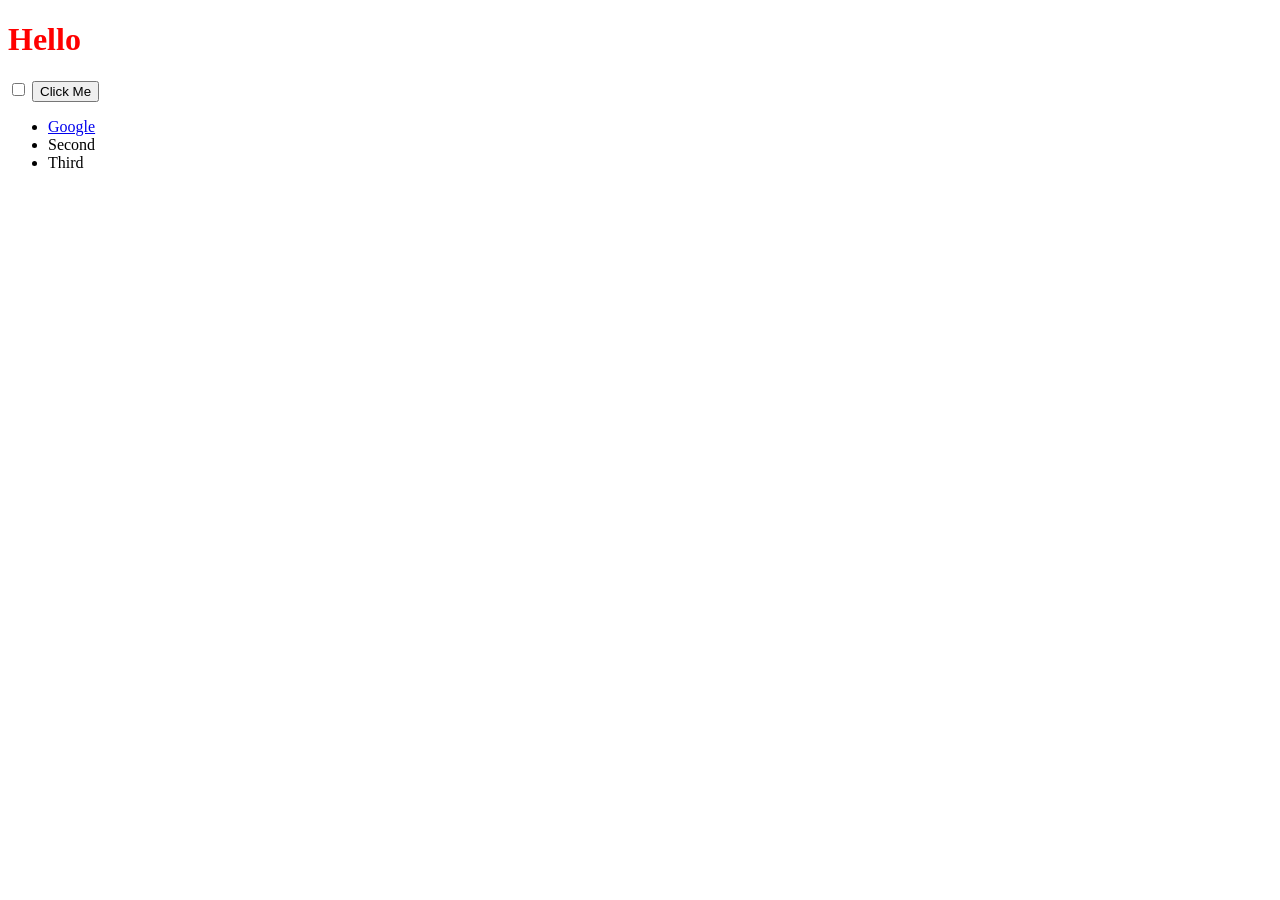
<file: Javascript/DOM Challenge Starting Files/index.html>
<!DOCTYPE html>
<html lang="en" dir="ltr">
  <head>
    <meta charset="utf-8">
    <title>My Website</title>
    <link rel="stylesheet" href="styles.css">

  </head>
  <body>

    <h1>Hello</h1>

    <input type="checkbox">

    <button style=":active color:red;">Click Me</button>

    <ul>
      <li class="list">
        <a href="https://www.google.com">Google</a>
      </li>
      <li class="list">Second</li>
      <li class="list">Third</li>
    </ul>

  </body>

</html>
</file>
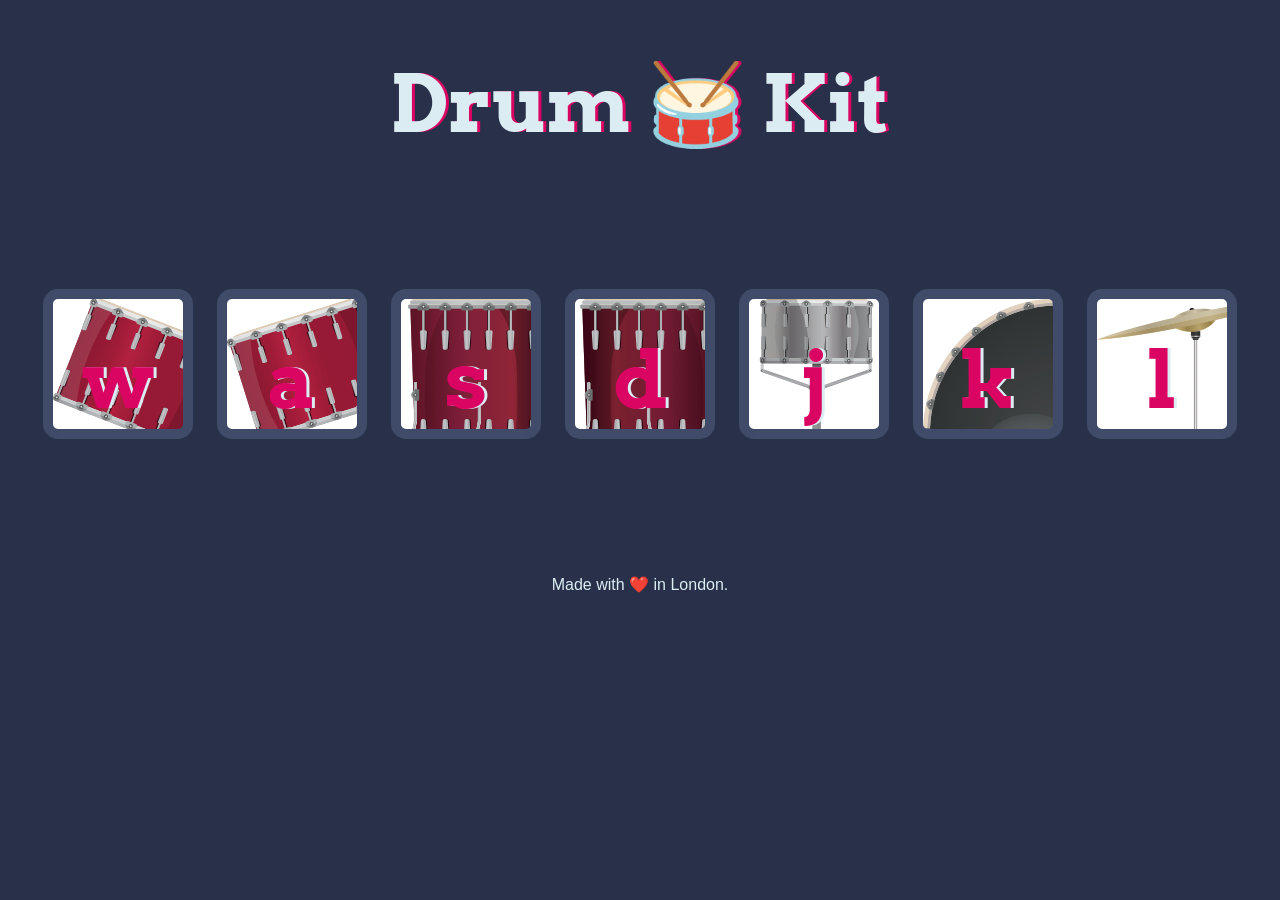
<file: udeprac/Drum Kit Starting Files/index.html>
<!DOCTYPE html>
<html lang="en" dir="ltr">

<head>
  <meta charset="utf-8">
  <title>Drum Kit</title>
  <link rel="stylesheet" href="styles.css">
  <link href="https://fonts.googleapis.com/css?family=Arvo" rel="stylesheet">
</head>

<body>

  <h1 id="title">Drum 🥁 Kit</h1>
  <div class="set">
    <button class="w drum">w</button>
    <button class="a drum">a</button>
    <button class="s drum">s</button>
    <button class="d drum">d</button>
    <button class="j drum">j</button>
    <button class="k drum">k</button>
    <button class="l drum">l</button>
  </div>


  <footer>
    Made with ❤️ in London.
  </footer>

  <script src="./index.js"></script>
</body>

</html>
</file>
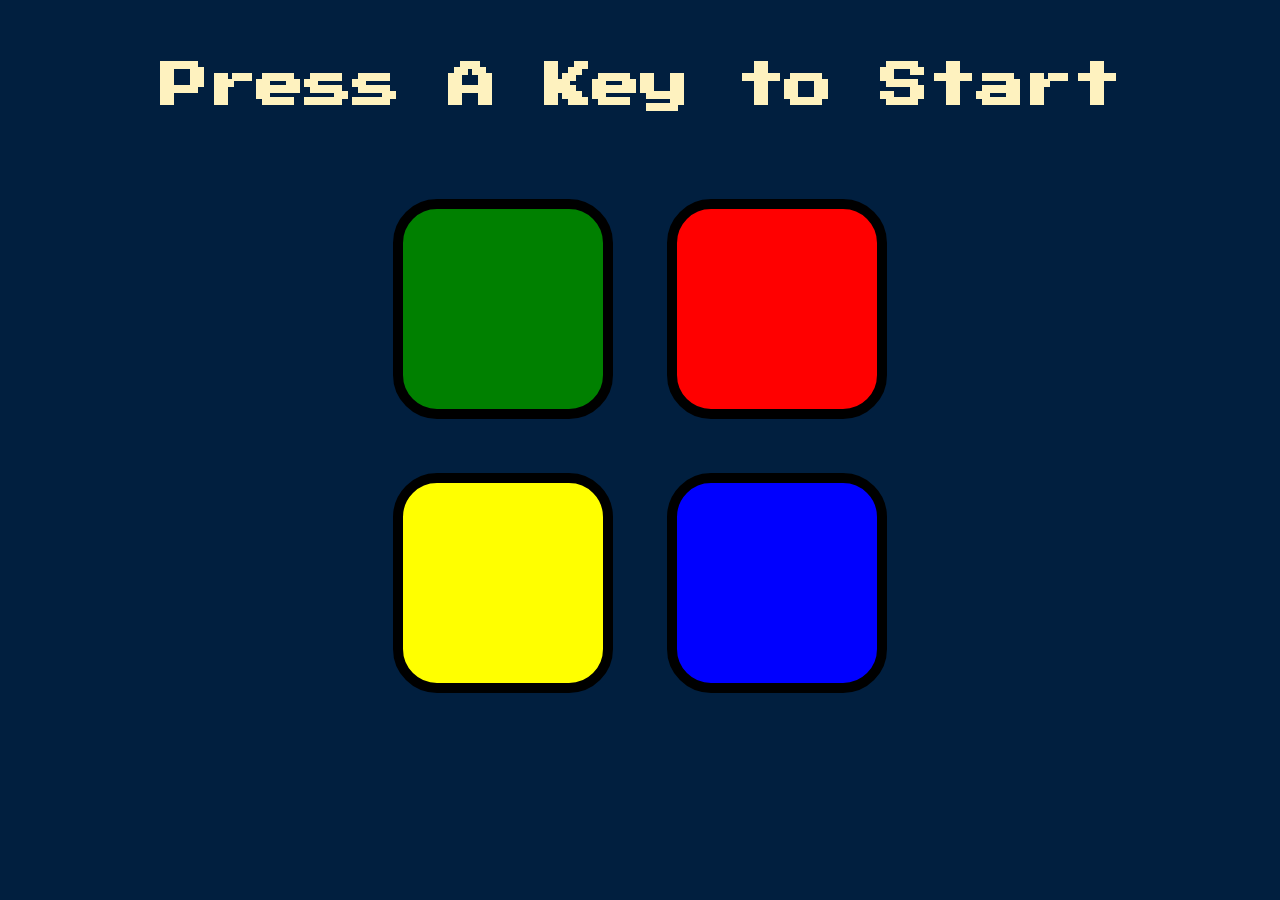
<file: udeprac/Simon Game Challenge Starting Files/index.html>
<!DOCTYPE html>
<html lang="en" dir="ltr">

<head>
  <meta charset="utf-8">
  <title>Simon</title>
  <link rel="stylesheet" href="styles.css">
  <link href="https://fonts.googleapis.com/css?family=Press+Start+2P" rel="stylesheet">
</head>

<body>
  <h1 id="level-title">Press A Key to Start</h1>
  <div class="container">
    <div class="row">

      <div type="button" id="green" class="btn green">

      </div>

      <div type="button" id="red" class="btn red">

      </div>
    </div>

    <div class="row">

      <div type="button" id="yellow" class="btn yellow">

      </div>
      <div type="button" id="blue" class="btn blue">

      </div>

    </div>

  </div>
  <script src="https://ajax.googleapis.com/ajax/libs/jquery/3.7.1/jquery.min.js"></script>
 <script src="game.js"></script>
</body>

</html>
</file>
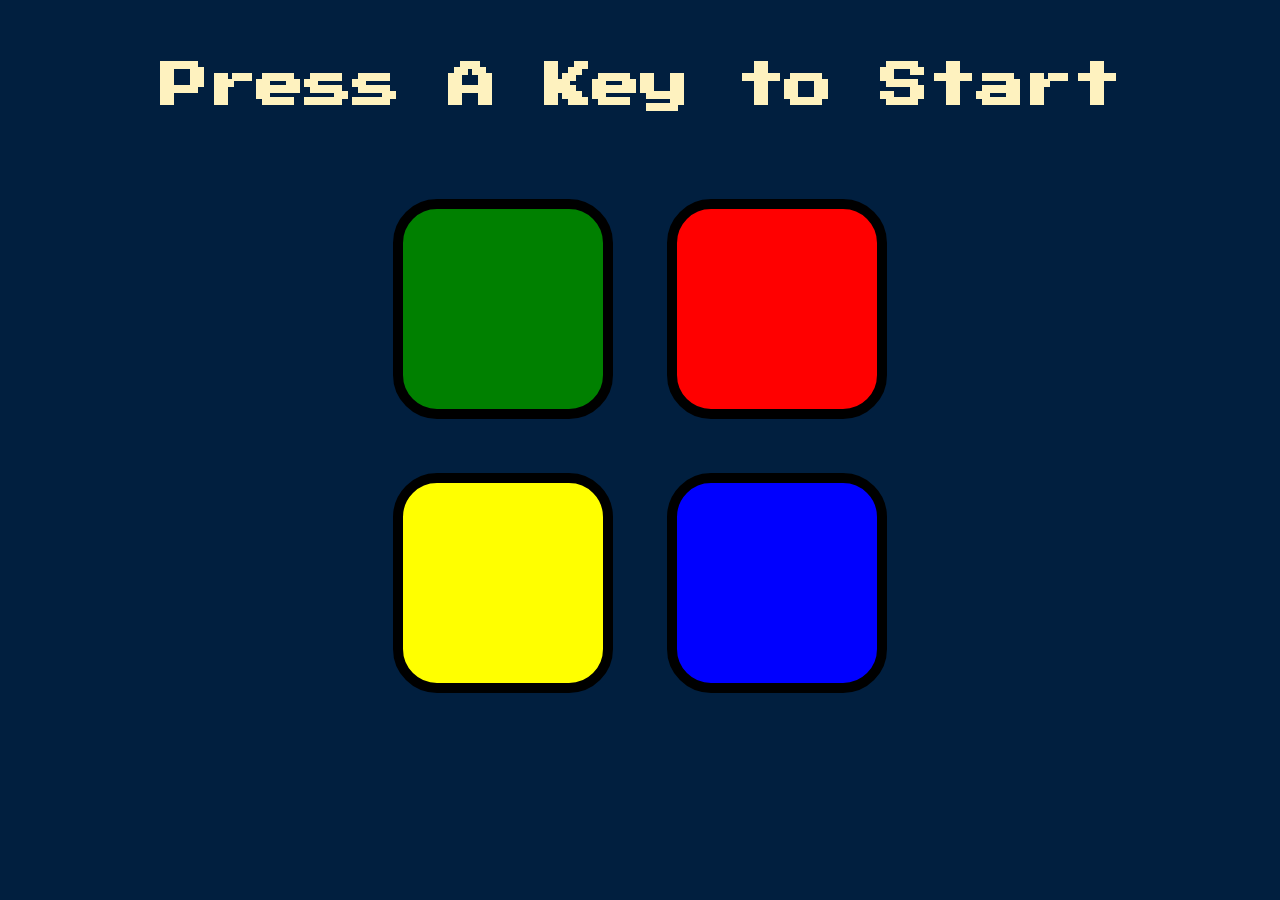
<file: udeprac/Simon Game Challenge Step 7 Answer/index.html>
<!DOCTYPE html>
<html lang="en" dir="ltr">

<head>
  <meta charset="utf-8">
  <title>Simon</title>
  <link rel="stylesheet" href="styles.css">
  <link href="https://fonts.googleapis.com/css?family=Press+Start+2P" rel="stylesheet">
</head>

<body>
  <h1 id="level-title">Press A Key to Start</h1>
  <div class="container">
    <div lass="row">

      <div type="button" id="green" class="btn green">

      </div>

      <div type="button" id="red" class="btn red">

      </div>
    </div>

    <div class="row">

      <div type="button" id="yellow" class="btn yellow">

      </div>
      <div type="button" id="blue" class="btn blue">

      </div>

    </div>

  </div>

  <script src="https://ajax.googleapis.com/ajax/libs/jquery/3.3.1/jquery.min.js"></script>
  <script src="game.js" charset="utf-8"></script>

</body>

</html>
</file>
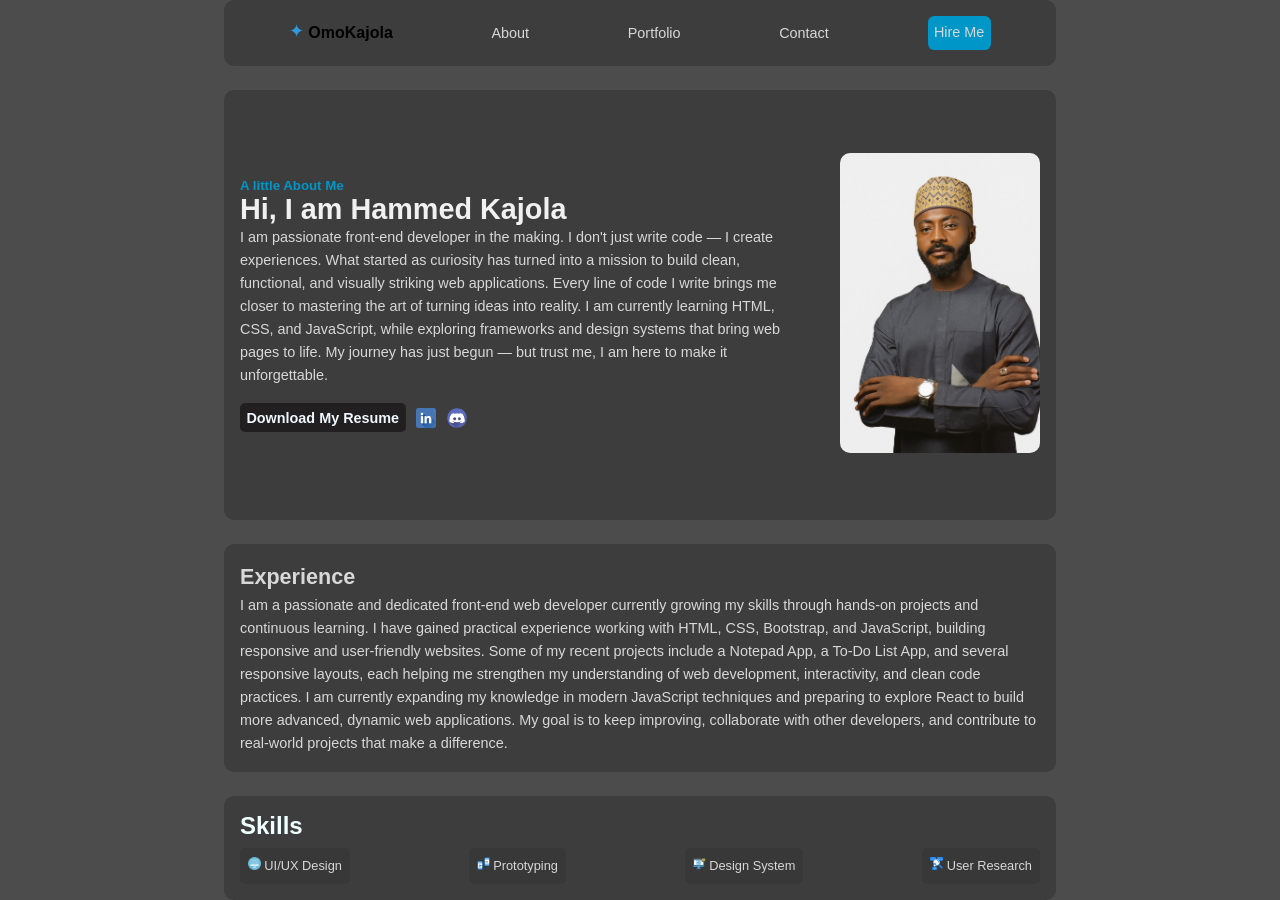
<file: portfolio/portfolio.html>
<!DOCTYPE html>
<html lang="en">
  <head>
    <meta charset="UTF-8" />
    <meta name="viewport" content="width=device-width, initial-scale=1.0" />
    <title>Document</title>
    <link href="./portfolio.css" rel="stylesheet" />
    <link
      rel="stylesheet"
      href="https://cdnjs.cloudflare.com/ajax/libs/font-awesome/6.5.0/css/all.min.css"
    />
  </head>
  <body>
    <div class="container">
      <div class="navbar">
        <nav>
          <ul class="header">
            <li>
              <span class="image-logo">
                <img src="./icons8-gemini-ai-48.png" loading="lazy" />
              </span>
              <h3 class="profile-text">OmoKajola</h3>
            </li>

            <li>About</li>
            <li>Portfolio</li>
            <li class="contact">Contact</li>
            <li class="hire">Hire Me</li>
          </ul>
        </nav>
      </div>
      <div class="main-section">
        <section class="image-section">
          <img
            src="./WhatsApp Image 2025-10-18 at 11.58.14 PM.jpeg"
            id="portfolio-image"
          />
        </section>
        <section class="text-section">
          <div class="text-container">
            <h5>A little About Me</h5>
            <h1>Hi, I am Hammed Kajola</h1>
            <p>
              I am passionate front-end developer in the making. I don't just
              write code — I create experiences. What started as curiosity has
              turned into a mission to build clean, functional, and visually
              striking web applications. Every line of code I write brings me
              closer to mastering the art of turning ideas into reality. I am
              currently learning HTML, CSS, and JavaScript, while exploring
              frameworks and design systems that bring web pages to life. My
              journey has just begun — but trust me, I am here to make it
              unforgettable.
            </p>
          </div>
          <div class="button-section">
            <button>Download My Resume</button>

            <a href="https://www.linkedin.com/in/omokajola" target="_blank"
              ><img class="image-btn" src="./linkedin_3015805.png"
            /></a>

            <img class="image-btn" src="./discord_3670157.png" />
          </div>
        </section>
      </div>

      <div class="experience-section">
        <div class="experience-container">
          <h2>Experience</h2>
          <p>
            I am a passionate and dedicated front-end web developer currently
            growing my skills through hands-on projects and continuous learning.
            I have gained practical experience working with HTML, CSS,
            Bootstrap, and JavaScript, building responsive and user-friendly
            websites. Some of my recent projects include a Notepad App, a To-Do
            List App, and several responsive layouts, each helping me strengthen
            my understanding of web development, interactivity, and clean code
            practices. I am currently expanding my knowledge in modern
            JavaScript techniques and preparing to explore React to build more
            advanced, dynamic web applications. My goal is to keep improving,
            collaborate with other developers, and contribute to real-world
            projects that make a difference.
          </p>
        </div>
      </div>

      <div class="skills-section">
        <h2>Skills</h2>
        <ul>
          <li>
            <img src="./ui-ux_12003920.png" class="skills-logo" />
            UI/UX Design
          </li>
          <li>
            <img src="./prototype_9656414.png" class="skills-logo" />
            Prototyping
          </li>
          <li>
            <img src="./development_1454947.png" class="skills-logo" />
            Design System
          </li>
          <li>
            <img src="./research_1119510.png" class="skills-logo" />
            User Research
          </li>
        </ul>
      </div>
    </div>
  </body>
</html>
</file>
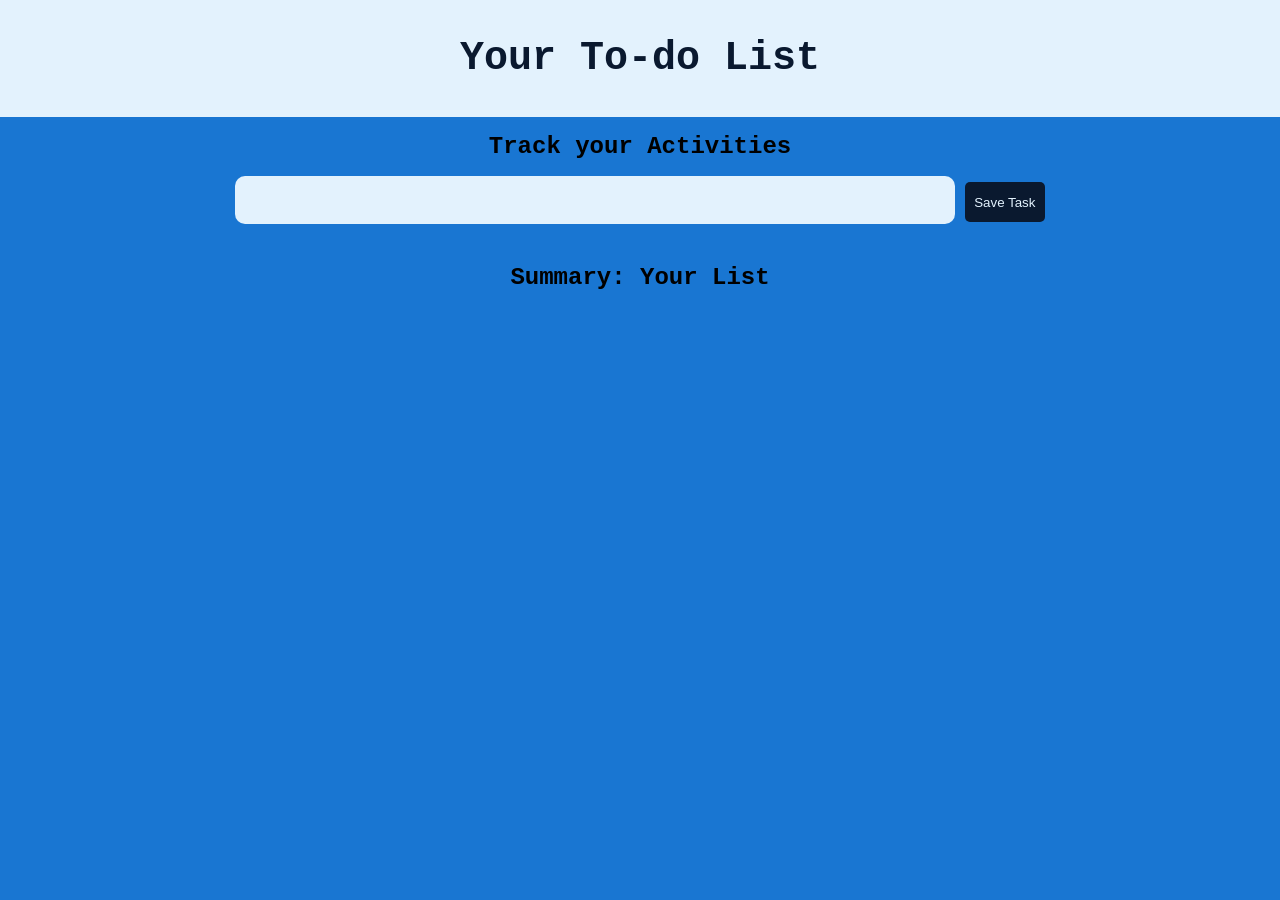
<file: To-do list/todo.html>
<!DOCTYPE html>
<html lang="en">
<head>
    <meta charset="UTF-8">
    <meta name="viewport" content="width=device-width, initial-scale=1.0">
    <title>Document</title>
    <link href="./todostyle.css" rel="stylesheet">
</head>
<body>
    <div class="container">
        <div class="todo-header">
        <h1 id="todo-title">Your To-do List</h1>
        </div>
         
     <section id="todo-section">
        <div id="todo-activities">
            <h2>Track your Activities</h2>
            <input type="text" id="todo-text">
           <button class="todo-btn" id="add-btn">Save Task</button>

        </div>

        <div class="todo-summary">
            <h2>Summary: Your List</h2>
            <ul id = "input-summary">
            </ul>
        </div>
        <script src="https://ajax.googleapis.com/ajax/libs/jquery/3.7.1/jquery.min.js"></script>
        <script src="./todo.js"></script>
    </section>  
    </div>
</body>
</html>
</file>
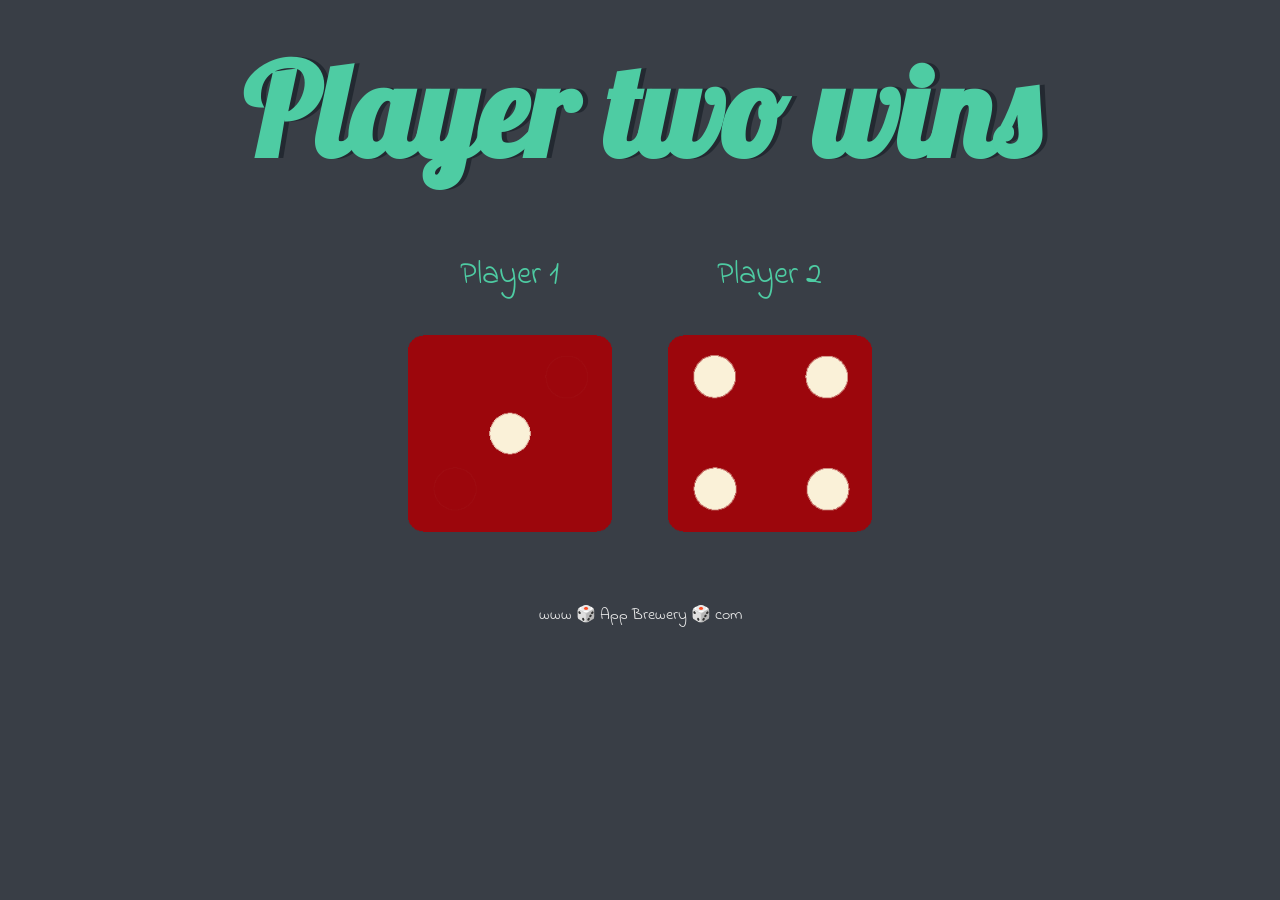
<file: udeprac/dicee.html>
<!DOCTYPE html>
<html lang="en" dir="ltr">
  <head>
    <meta charset="utf-8" />
    <title>Dicee</title>
    <link rel="stylesheet" href="styles.css" />
    <link
      href="https://fonts.googleapis.com/css?family=Indie+Flower|Lobster"
      rel="stylesheet"
    />
  </head>
  <body>
    <div class="container">
      <h1>Refresh Me</h1>

      <div class="dice">
        <p>Player 1</p>
        <img class="img1" src="./images/dice6.png" />
      </div>

      <div class="dice">
        <p>Player 2</p>
        <img class="img2" src="./images/dice6.png" />
      </div>
    </div>

    <footer>www 🎲 App Brewery 🎲 com</footer>
    <script src="dice.js"></script>
  </body>
</html>
</file>
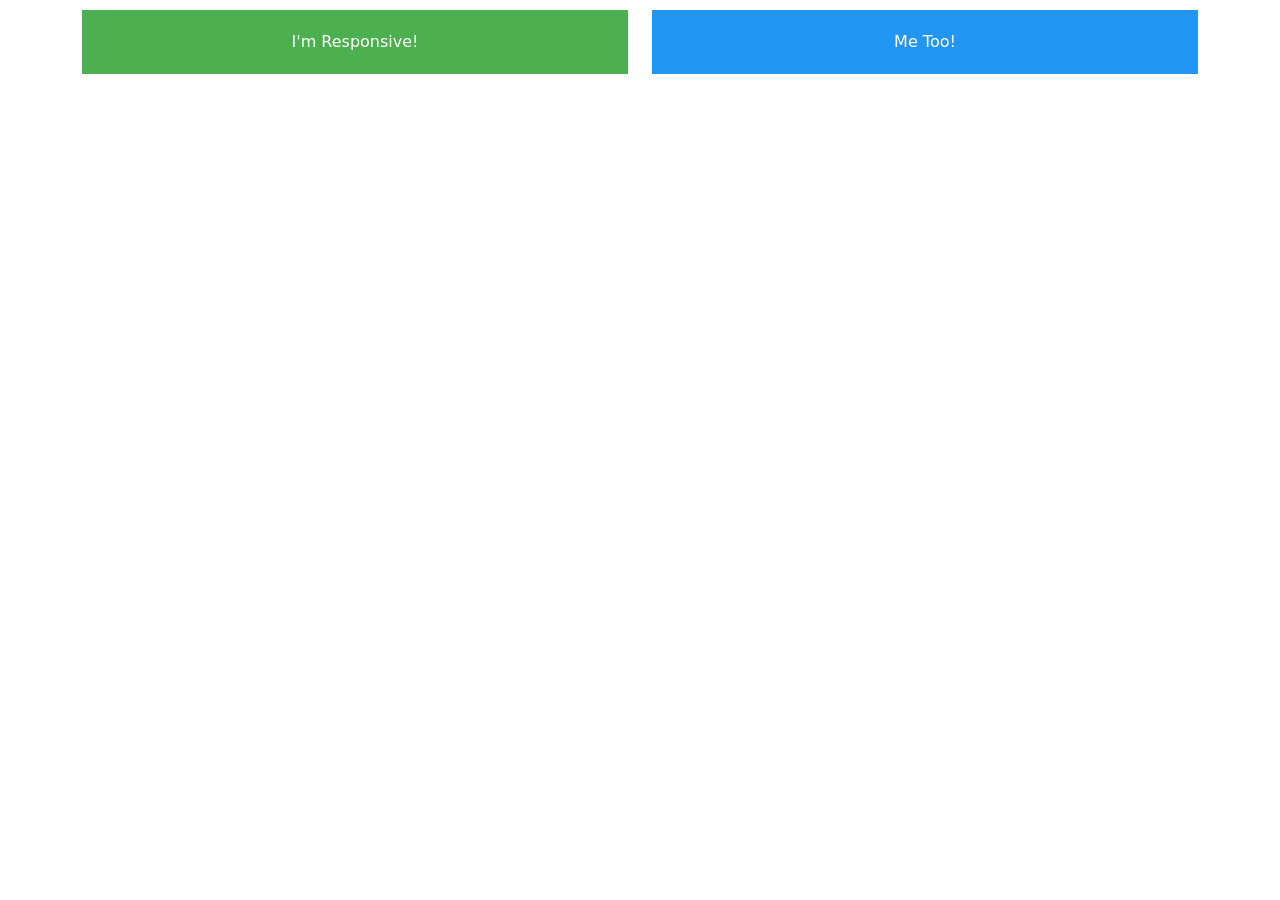
<file: bootstraps/11.0 Bootstrap Intro/bootstrapsTest.html>
<!DOCTYPE html>
<html lang="en">
<head>
  <meta charset="UTF-8">
  <meta name="viewport" content="width=device-width, initial-scale=1">
  <title>Bootstrap Grid Example</title>
  <link href="https://cdn.jsdelivr.net/npm/bootstrap@5.3.0/dist/css/bootstrap.min.css" rel="stylesheet">
  <style>
    .box {
      background-color: #4caf50;
      color: white;
      padding: 20px;
      margin: 10px 0;
      text-align: center;
    }
  </style>
</head>
<body>

<div class="container">
  <div class="row">
    <div class="col-sm-12 col-md-8 col-lg-6">
      <div class="box">I'm Responsive!</div>
    </div>
    <div class="col-sm-12 col-md-8 col-lg-6">
      <div class="box" style="background-color: #2196f3;">Me Too!</div>
    </div>
  </div>
</div>

</body>
</html>
</file>
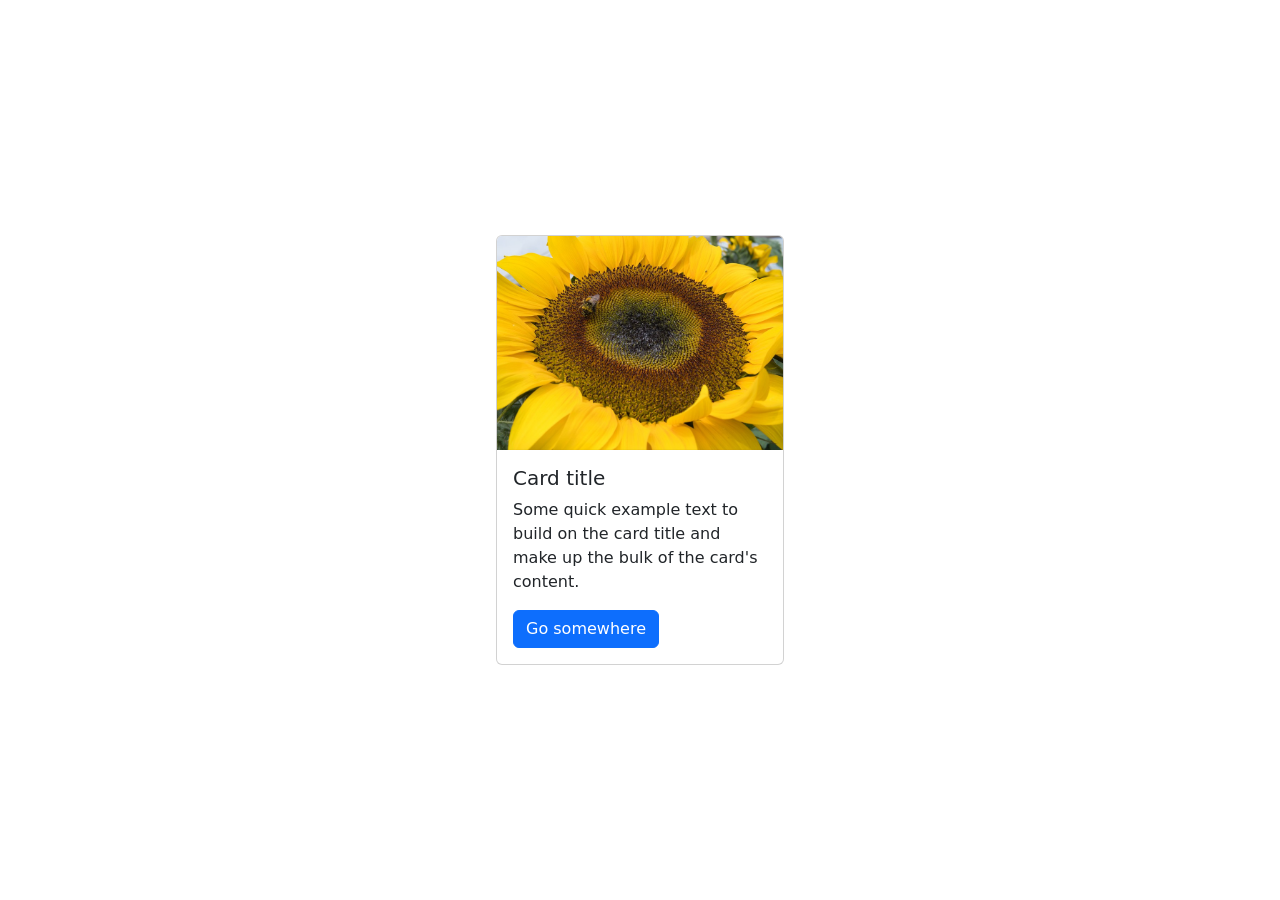
<file: bootstraps/11.0 Bootstrap Intro/solution.html>
<!doctype html>
<html lang="en">

<head>
  <meta charset="utf-8">
  <meta name="viewport" content="width=device-width, initial-scale=1">
  <title>Bootstrap demo</title>
  <link href="https://cdn.jsdelivr.net/npm/bootstrap@5.3.0-alpha2/dist/css/bootstrap.min.css" rel="stylesheet"
    integrity="sha384-aFq/bzH65dt+w6FI2ooMVUpc+21e0SRygnTpmBvdBgSdnuTN7QbdgL+OapgHtvPp" crossorigin="anonymous">
  <style>
    .flex-container {
      display: flex;
      height: 100vh;
      justify-content: center;
      align-items: center;
    }
  </style>
</head>

<body>
  <div class="flex-container">
    <div class="card" style="width: 18rem;">
      <img src="./flower.jpg" class="card-img-top" alt="sunflower">
      <div class="card-body">
        <h5 class="card-title">Card title</h5>
        <p class="card-text">Some quick example text to build on the card title and make up the bulk of the card's
          content.
        </p>
        <a href="#" class="btn btn-primary">Go somewhere</a>
      </div>
    </div>
  </div>
</body>

</html>
</file>
<file: portfolio.css>
* {
  margin: 0;
  padding: 0;
  font-family: sans-serif;
}

* {
  box-sizing: border-box;
}

body {
  background-color: rgba(5, 5, 5, 0.712);
  color: azure;
  /* background-color: rgb(5, 5, 5); */
}

.container {
  /* width: 800px; */
  height: 100vh;
  display: flex;
  justify-items: center;
  flex-direction: column;
  gap: 1.5rem;
}

li {
  list-style: none;
}

.navbar {
  display: flex;
  justify-content: space-between;

  flex-direction: row;
  max-width: 800px;
  margin: 0 auto;
  /* background-color: rgba(28, 28, 28, 0.151); */
  background-color: rgba(37, 36, 36, 0.368);
  padding: 1rem;
  border-radius: 10px;
  font-size: 0.9rem;
  line-height: 1.6;
  color: #d8d8d8;
  align-items: center;
}

.nav-nav {
  display: flex;
  flex-direction: row;
  justify-content: space-between;
  gap: 2rem;
  text-align: center;
  align-items: center;
}

#portfolio-image {
  max-width: 200px;
  height: auto;
  border-radius: 10px;
}

.main-section {
  display: flex;
  flex-direction: row-reverse;
  gap: 2rem;
  height: 100vh;
  max-width: 800px;
  margin: auto;
  /* background-color: rgba(28, 28, 28, 0.151); */
  background-color: rgba(37, 36, 36, 0.368);
  padding: 1rem;
  border-radius: 10px;
}

.image-section {
  margin: auto 0;
}

.text-section {
  margin: auto 0;
}

span {
  display: inline-flex;
}
.profile-text {
  display: inline-flex;
  color: black;
  text-align: center;
  font-size: 1rem;
  font-weight: 1000;
  margin-left: 0.2rem;
  line-height: 1rem;
}

.experience-container {
  margin: auto;
  max-width: 800px;
  /* padding: 1rem;
  background-color: rgba(28, 28, 28, 0.151); */
  background-color: rgba(37, 36, 36, 0.368);
  border-radius: 10px;
  font-size: 0.9rem;
  line-height: 1.6;
  color: #d8d8d8;
  padding: 1rem;
}

.skills-section {
  margin: 0 auto;
  max-width: 800px;
  padding: 1rem;
  width: 100%;
  /* background-color: rgba(28, 28, 28, 0.151); */
  background-color: rgba(37, 36, 36, 0.368);
  border-radius: 10px;
}

.skills-section ul {
  display: flex;
  flex-direction: row;
  gap: 1rem;
  justify-content: space-between;
  text-align: center;
}

.skills-section ul > li {
  background-color: bisque;
  padding: 0.5rem;
  border-radius: 5px;
  background-color: rgba(28, 28, 28, 0.151);
  margin-top: 0.5rem;
  font-size: 0.8rem;
  align-items: center;
  color: #d8d8d8;
}

.skills-logo {
  width: 1em;
  height: 1em;
  justify-content: center;
  color: rgb(18, 18, 65);
  align-items: center;
}

.project {
  display: flex;
  max-width: 800px;
  flex-direction: column;
  background-color: rgba(37, 36, 36, 0.368);
  margin: 0 auto;
  border-radius: 5px;
  padding: 1rem;
}

.project-container {
  display: flex;
  flex-direction: row;
}

.project h2 {
  color: ;
}
.project-card {
  margin: 1rem;
  display: flex;
  flex-direction: column;
  flex: 1;
  background-color: rgba(28, 28, 28, 0.151);
  gap: 1rem;
  height: auto;
  padding: 1rem;
}
.project-card img {
  width: 100%;
  border-radius: 10px;
  height: auto;
}

.project-card p {
  font-size: 0.7rem;
  margin-bottom: 0;
}

button {
  background-color: rgb(33, 31, 31);
  padding: 0.4rem;
  border: none;
  border-radius: 5px;
  color: aliceblue;
  font-size: 0.9rem;
  font-weight: 600;
  cursor: pointer;
  transition: background-color 0.3s ease, transform 0.2s ease;
}

button:hover {
  background-color: #0096c7;
  transform: translateY(-2px);
}

.image-logo {
  width: 15px;
  height: 15px;
}

.image-btn {
  width: 20px;
  height: 20px;
  border-radius: 2px;
  vertical-align: middle;
  margin-left: 0.4rem;
}

.image-btn:hover {
  box-shadow: 0 2px 8px rgba(255, 255, 255, 0.2);
  transform: scale(1.15);
}

.text-container {
  margin-bottom: 1rem;
}

.text-section h1 {
  font-size: 1.8rem;
  color: #f1f1f1;
}

.text-section p {
  font-size: 0.9rem;
  line-height: 1.6;
  color: #d8d8d8;
}

h5 {
  color: #0096c7;
  font-weight: 900;
}
.hire {
  border-radius: 0.4rem;
  padding: 0.4rem;
  line-height: 1.5;
  background-color: #0096c7;
}

@keyframes fadeInUp {
  from {
    opacity: 0;
    transform: translateX(20px);
  }
  to {
    opacity: 1;
    transform: translateY(0);
  }
}

.header,
.main-section,
.experience-container,
.skills-section {
  opacity: 0;
  animation: fadeInUp 1s ease forwards;
}

.header {
  animation-delay: 0.5s;
}
.main-section {
  animation-delay: 1.2s;
}
.experience-container {
  animation-delay: 2s;
}
.skills-section {
  animation-delay: 2.8s;
}

@media (max-width: 700px) {
  .main-section {
    display: flex;
    flex-direction: column;
    text-align: center;
  }
  .image-section {
    display: flex;
    justify-content: center;
  }
  .skills-section ul {
    display: flex;
    flex-direction: column;
    text-align: center;
  }

  h2,
  p {
    text-align: center;
  }
  .nav-links {
    display: none;
  }

  .nav-links.show {
    display: block;
  }
}

@media (min-width: 700px) {
  .menu-toggles {
    display: none;
  }
}
</file>
<file: JQUERY/style.css>
.container{
    display: flex;
    justify-items: center;
    background-color: red;
}
</file>
<file: bootstraps/11.3 TinDog Project/css/style.css>
.gradient-background {
  background: linear-gradient(300deg, #00bfff, #ff4c68, #ef8172);
  background-size: 180% 180%;
  animation: gradient-animation 18s ease infinite;
}

@keyframes gradient-animation {
  0% {
    background-position: 0% 50%;
  }
  50% {
    background-position: 100% 50%;
  }
  100% {
    background-position: 0% 50%;
  }
}

.icon-square {
  width: 3rem;
  height: 3rem;
  border-radius: 0.75rem;
}

.profile-img {
  height: 100px;
  border-radius: 50%;
}
.sect{
  /* display: flex; */
  text-align: center;
}
</file>
<file: bootstraps/LAYOUT-TINDOG/style.css>
.gradient-background {
  background: linear-gradient(300deg, #00bfff, #ff4c68, #ef8172);
  background-size: 180% 180%;
  animation: gradient-animation 18s ease infinite;
}

@keyframes gradient-animation {
  0% {
    background-position: 0% 50%;
  }
  50% {
    background-position: 100% 50%;
  }
  100% {
    background-position: 0% 50%;
  }
}

.icon-square {
  width: 3rem;
  height: 3rem;
  border-radius: 0.75rem;
}

.profile-img {
  height: 100px;
  border-radius: 50%;
}
.sect{
  
  text-align: center;
}
</file>
<file: Javascript/DOM Challenge Starting Files/styles.css>
h1 {
  color: red;
}
</file>
<file: udeprac/Drum Kit Starting Files/styles.css>
body {
  text-align: center;
  background-color: #283149;
}

h1 {
  font-size: 5rem;
  color: #DBEDF3;
  font-family: "Arvo", cursive;
  text-shadow: 3px 0 #DA0463;

}

footer {
  color: #DBEDF3;
  font-family: sans-serif;
}

.w {
   background-image: url(images/tom1.png);
}

.a {
  background-image: url(images/tom2.png);

}

.s {
  background-image: url(images/tom3.png);
}

.d {
   background-image: url(images/tom4.png);
}

.j {
   background-image: url(images/snare.png);
}

.k {
   background-image: url(images/kick.png);
}

.l {
   background-image: url(images/crash.png);
}

.set {
  margin: 10% auto;
}

.game-over {
  background-color: red;
  opacity: 0.8;
}

.pressed {
  box-shadow: 0 3px 4px 0 #DBEDF3;
  opacity: 0.5;
}

.red {
  color: red;
}

.drum {
  outline: none;
  border: 10px solid #404B69;
  font-size: 5rem;
  font-family: 'Arvo', cursive;
  line-height: 2;
  font-weight: 900;
  color: #DA0463;
  text-shadow: 3px 0 #DBEDF3;
  border-radius: 15px;
  display: inline-block;
  width: 150px;
  height: 150px;
  text-align: center;
  margin: 10px;
  background-color: white;
}
</file>
<file: udeprac/Simon Game Challenge Starting Files/styles.css>
body {
  text-align: center;
  background-color: #011F3F;
}

#level-title {
  font-family: 'Press Start 2P', cursive;
  font-size: 3rem;
  margin:  5%;
  color: #FEF2BF;
}

.container {
  display: block;
  width: 50%;
  margin: auto;

}

.btn {
  margin: 25px;
  display: inline-block;
  height: 200px;
  width: 200px;
  border: 10px solid black;
  border-radius: 20%;
}

.game-over {
  background-color: red;
  opacity: 0.8;
}

.red {
  background-color: red;
}

.green {
  background-color: green;
}

.blue {
  background-color: blue;
}

.yellow {
  background-color: yellow;
}

.pressed {
  box-shadow: 0 0 20px white;
  background-color: grey;
}
</file>
<file: udeprac/Simon Game Challenge Step 7 Answer/styles.css>
body {
  text-align: center;
  background-color: #011F3F;
}

#level-title {
  font-family: 'Press Start 2P', cursive;
  font-size: 3rem;
  margin:  5%;
  color: #FEF2BF;
}

.container {
  display: block;
  width: 50%;
  margin: auto;

}

.btn {
  margin: 25px;
  display: inline-block;
  height: 200px;
  width: 200px;
  border: 10px solid black;
  border-radius: 20%;
}

.game-over {
  background-color: red;
  opacity: 0.8;
}

.red {
  background-color: red;
}

.green {
  background-color: green;
}

.blue {
  background-color: blue;
}

.yellow {
  background-color: yellow;
}

.pressed {
  box-shadow: 0 0 20px white;
  background-color: grey;
}
</file>
<file: portfolio/portfolio.css>
* {
  margin: 0;
  padding: 0;
  font-family: sans-serif;
}

body {
  background-color: rgba(5, 5, 5, 0.712);
  color: azure;
  /* background-color: rgb(5, 5, 5); */
}

.container {
  /* width: 800px; */
  height: 100vh;
  display: flex;
  justify-items: center;
  flex-direction: column;
  gap: 1.5rem;
}

li {
  list-style: none;
}

.header {
  display: flex;
  justify-content: space-around;
  max-width: 800px;
  margin: 0 auto;
  /* background-color: rgba(28, 28, 28, 0.151); */
  background-color: rgba(37, 36, 36, 0.368);
  padding: 1rem;
  border-radius: 10px;
  font-size: 0.9rem;
  line-height: 1.6;
  color: #d8d8d8;
  align-items: center;
}

#portfolio-image {
  max-width: 200px;
  height: auto;
  border-radius: 10px;
}

.main-section {
  display: flex;
  flex-direction: row-reverse;
  gap: 2rem;
  height: 100vh;
  max-width: 800px;
  margin: auto;
  /* background-color: rgba(28, 28, 28, 0.151); */
  background-color: rgba(37, 36, 36, 0.368);
  padding: 1rem;
  border-radius: 10px;
}

.image-section {
  margin: auto 0;
}

.text-section {
  margin: auto 0;
}

span {
  display: inline-flex;
}
.profile-text {
  display: inline-flex;
  color: black;
  text-align: center;
  font-size: 1rem;
  font-weight: 900;
}

.experience-container {
  margin: auto;
  max-width: 800px;
  /* padding: 1rem;
  background-color: rgba(28, 28, 28, 0.151); */
  background-color: rgba(37, 36, 36, 0.368);
  border-radius: 10px;
  font-size: 0.9rem;
  line-height: 1.6;
  color: #d8d8d8;
  padding: 1rem;
}

.skills-section {
  margin: auto;
  max-width: 800px;
  padding: 1rem;
  width: 100%;
  /* background-color: rgba(28, 28, 28, 0.151); */
  background-color: rgba(37, 36, 36, 0.368);
  border-radius: 10px;
}

.skills-section ul {
  display: flex;
  flex-direction: row;
  gap: 1rem;
  justify-content: space-between;
}

.skills-section ul > li {
  background-color: bisque;
  padding: 0.5rem;
  border-radius: 5px;
  background-color: rgba(28, 28, 28, 0.151);
  margin-top: 0.5rem;
  font-size: 0.8rem;
  line-height: 1.6;
  color: #d8d8d8;
}

.skills-logo {
  width: 1em;
  height: 1em;
  justify-content: center;
  color: rgb(18, 18, 65);
}

button {
  background-color: rgb(33, 31, 31);
  padding: 0.4rem;
  border: none;
  border-radius: 5px;
  color: aliceblue;
  font-size: 0.9rem;
  font-weight: 600;
  cursor: pointer;
  transition: background-color 0.3s ease, transform 0.2s ease;
}

button:hover {
  background-color: #0096c7;
  transform: translateY(-2px);
}

.image-logo {
  width: 15px;
  height: 15px;
}

.image-btn {
  width: 20px;
  height: 20px;
  border-radius: 2px;
  vertical-align: middle;
  margin-left: 0.4rem;
}

.image-btn:hover {
  box-shadow: 0 2px 8px rgba(255, 255, 255, 0.2);
  transform: scale(1.15);
}

.text-container {
  margin-bottom: 1rem;
}

.text-section h1 {
  font-size: 1.8rem;
  color: #f1f1f1;
}

.text-section p {
  font-size: 0.9rem;
  line-height: 1.6;
  color: #d8d8d8;
}

h5 {
  color: #0096c7;
  font-weight: 900;
}
.hire {
  border-radius: 0.4rem;
  padding: 0.4rem;
  line-height: 1.5;
  background-color: #0096c7;
}

@keyframes fadeInUp {
  from {
    opacity: 0;
    transform: translateX(20px);
  }
  to {
    opacity: 1;
    transform: translateY(0);
  }
}

.header,
.main-section,
.experience-container,
.skills-section {
  opacity: 0;
  animation: fadeInUp 1s ease forwards;
}

.header {
  animation-delay: 0.5s;
}
.main-section {
  animation-delay: 1.2s;
}
.experience-container {
  animation-delay: 2s;
}
.skills-section {
  animation-delay: 2.8s;
}

@media (max-width: 600px) {
  .main-section {
    display: flex;
    flex-direction: column;
    text-align: center;
  }
  .image-section {
    display: flex;
    justify-content: center;
  }
  .skills-section ul {
    display: flex;
    flex-direction: column;
    text-align: center;
  }

  h2,
  p {
    text-align: center;
  }
}
</file>
<file: To-do list/todostyle.css>
*{
    padding: 0;
    margin: 0;
}


.container{
   display: flex;
   height: 100vh;
   flex-direction: column;
 
   
}

.todo-header{
    background-color: #e3f2fd;
    color: #0a192f;
    padding: 15px;
    height: 10%;
    font-size: 20px;
    font-family: 'Courier New', Courier, monospace;
    display: flex;
    align-items: center;
    justify-content: center;
}

#todo-section{
    background-color: #1976d2;
     height: 90%;
     display: flex;
     flex-direction: column;
     text-align: center;
     font-family: 'Courier New', Courier, monospace;
     align-items: center;
     gap: 1.5rem;


    
}

h2{
    margin-top: 1rem;
    margin-bottom: 1rem;
}

/* 
.todo-summary{
    justify-items: center;
    margin-top: 2rem;
} */

#todo-text{
    width: 45rem;
    height: 3rem;
    border-radius: 10px;
    border-style: none;
    background-color: #e3f2fd;
    
    
}
input { outline: none;
    font-size: 20px;
       

}

.todo-btn{
    width: 5rem;
    border-radius: 5px;
     border-style: none;
     background-color: #0a192f;
     height: 40px;
     color: #e3f2fd;
     cursor: pointer;
     
}

.todo-btn:hover{
    background-color: #e3f2fd;
    color:#0a192f;

}

#input-summary{
    display: flex;
    flex-direction: column;
    gap: 0.5rem;
    align-items: flex-start;

}

#input-summary li{
    font-size: 15px;
    font-weight: bold;
    font-family: Arial, Helvetica, sans-serif;
    width: 800px;
    border-radius: 5px;
    background-color: #238bf3;
    height: 40px;
    text-align: center;
   display: flex;
   align-items: center;
   justify-content: center;
}


.strike{
    text-decoration: line-through;
}
</file>
<file: udeprac/styles.css>
.container {
  width: 70%;
  margin: auto;
  text-align: center;
}

.dice {
  text-align: center;
  display: inline-block;

}

body {
  background-color: #393E46;
}

h1 {
  margin: 30px;
  font-family: 'Lobster', cursive;
  text-shadow: 5px 0 #232931;
  font-size: 8rem;
  color: #4ECCA3;
}

p {
  font-size: 2rem;
  color: #4ECCA3;
  font-family: 'Indie Flower', cursive;
}

img {
  width: 80%;
}

footer {
  margin-top: 5%;
  color: #EEEEEE;
  text-align: center;
  font-family: 'Indie Flower', cursive;

}
</file>
